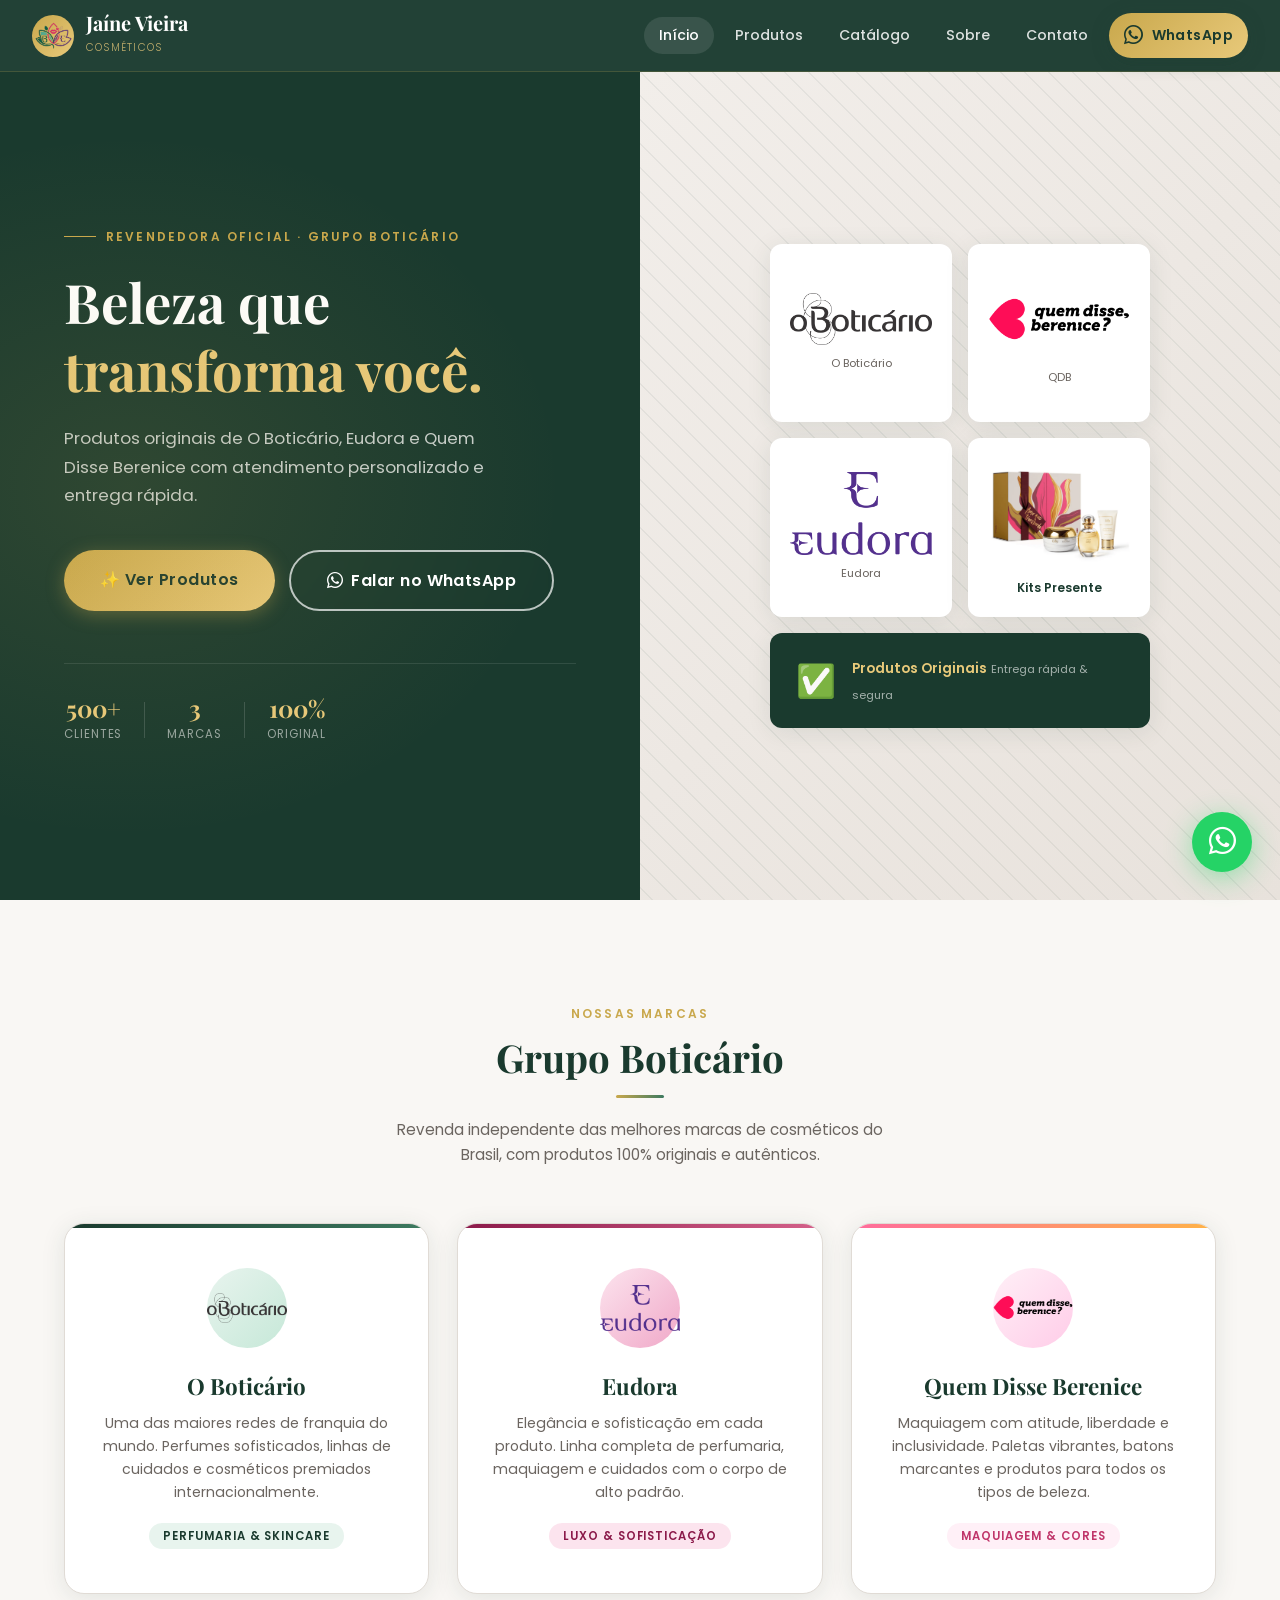
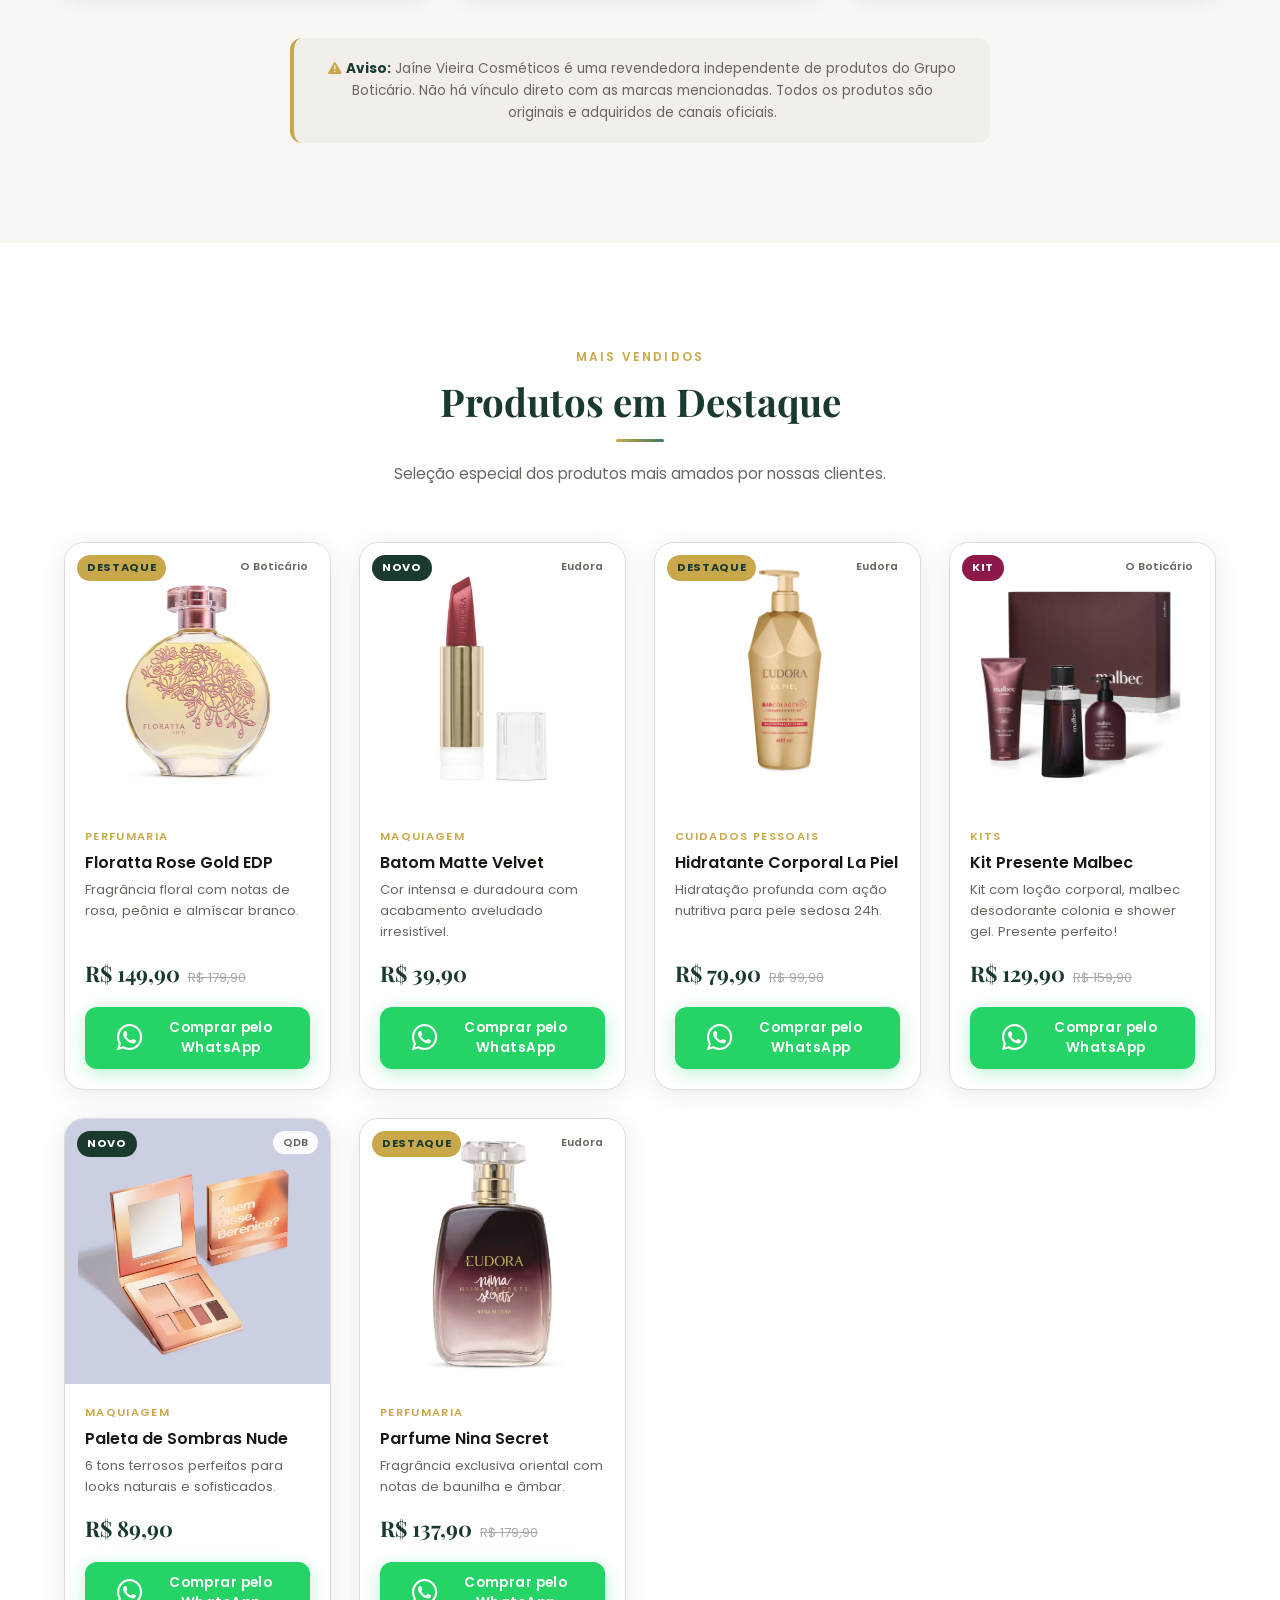
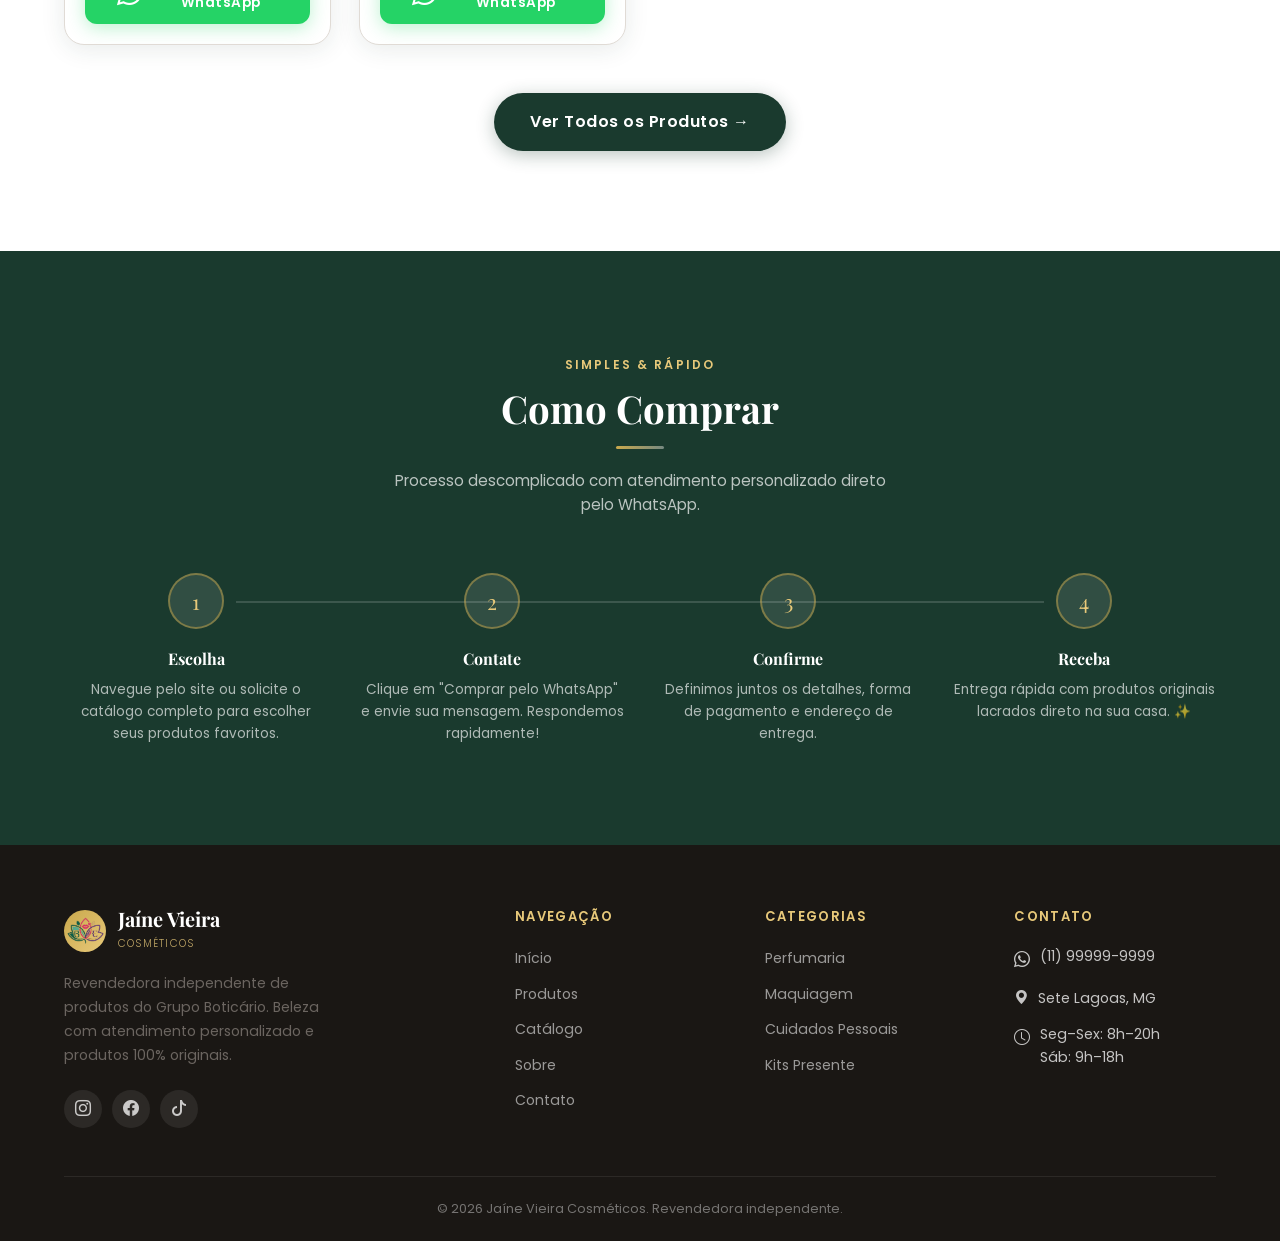
<file: index.html>
<!DOCTYPE html>
<html lang="pt-BR">
<head>
  <meta charset="UTF-8">
  <meta name="viewport" content="width=device-width, initial-scale=1.0">
  <meta name="description" content="Jaíne Vieira Cosméticos — Revendedora independente de O Boticário, Eudora e Quem Disse Berenice. Atendimento personalizado pelo WhatsApp.">
  <meta name="keywords" content="cosméticos, O Boticário, Eudora, Quem Disse Berenice, perfumes, maquiagem, revenda">
  <meta property="og:title" content="Jaíne Vieira Cosméticos — Beleza com Propósito">
  <meta property="og:description" content="Produtos do Grupo Boticário com atendimento personalizado. Compre pelo WhatsApp!">
  <title>Jaíne Vieira Cosméticos | O Boticário · Eudora · Quem Disse Berenice</title>
  <link rel="stylesheet" href="css/style.css">
  <link rel="stylesheet" href="css/responsive.css">
  <link rel="icon" type="image/png" href="{css,js,img\{produtos,banners,logo}}\icone-logo.png">
  <link rel="stylesheet" href="https://cdn.jsdelivr.net/npm/bootstrap-icons@1.13.1/font/bootstrap-icons.min.css">
</head>
<body>

<!-- ══════════════════ HEADER ══════════════════ -->
<header class="header" role="banner">
  <div class="header-inner">
    <a href="index.html" class="logo" aria-label="Jaíne Vieira Cosméticos — Página inicial">
      <div class="logo-icon"><img src="{css,js,img\{produtos,banners,logo}}\icone-logo.png" alt=""></div>
      <div class="logo-text">
        <span>Jaíne Vieira</span>
        <small>Cosméticos</small>
      </div>
    </a>

    <nav class="nav" role="navigation" aria-label="Menu principal">
      <a href="index.html" class="active">Início</a>
      <a href="produtos.html">Produtos</a>
      <a href="catalogo.html">Catálogo</a>
      <a href="sobre.html">Sobre</a>
      <a href="contato.html">Contato</a>
      <a href="contato.html" class="btn btn-primary header-cta"><i class="bi bi-whatsapp"></i>WhatsApp</a>
    </nav>

    <button class="menu-toggle" aria-label="Abrir menu" aria-expanded="false">
      <span></span><span></span><span></span>
    </button>
  </div>
</header>

<!-- ══════════════════ HERO ══════════════════ -->
<main>
<section class="hero" aria-label="Apresentação">
  <div class="hero-content">
    <div class="hero-eyebrow">Revendedora Oficial · Grupo Boticário</div>
    <h1>Beleza que<em>transforma você.</em></h1>
    <p>Produtos originais de O Boticário, Eudora e Quem Disse Berenice com atendimento personalizado e entrega rápida.</p>

    <div class="hero-btns">
      <a href="produtos.html" class="btn btn-gold btn-lg">
        ✨ Ver Produtos
      </a>
      <button class="btn btn-outline btn-lg" data-hero-wa>
      <i class="bi bi-whatsapp"></i> Falar no WhatsApp
      </button>
    </div>

    <div class="hero-trust">
      <div class="hero-trust-item">
        <strong>500+</strong>
        <span>Clientes</span>
      </div>
      <div class="hero-trust-sep"></div>
      <div class="hero-trust-item">
        <strong>3</strong>
        <span>Marcas</span>
      </div>
      <div class="hero-trust-sep"></div>
      <div class="hero-trust-item">
        <strong>100%</strong>
        <span>Original</span>
      </div>
    </div>
  </div>

  <div class="hero-visual" aria-hidden="true">
    <div class="hero-visual-bg">
      <div class="hero-pattern"></div>
      <div class="hero-products-showcase">
        <div class="showcase-grid">
          <div class="showcase-card">
            <div class="icon"><img src="{css,js,img\{produtos,banners,logo}}\o-boticario-logo.png" alt=""></div>
            <small>O Boticário</small>
          </div>
          <div class="showcase-card">
            <div class="icon"><img src="{css,js,img\{produtos,banners,logo}}\Quem-Disse-Berenice-Logo.png" alt=""></div>
            <small>QDB</small>
          </div>
          <div class="showcase-card">
            <div class="icon"><img src="{css,js,img\{produtos,banners,logo}}\eudora-logo.png" alt=""></div>
            <small>Eudora</small>
          </div>
          <div class="showcase-card">
            <div class="icon"><img src="{css,js,img\{produtos,banners,logo}}\kit-presente.png" alt=""></div>
            <span>Kits Presente</span>
          </div>
          <div class="showcase-card featured">
            <div class="icon" style="font-size:2rem">✅</div>
            <div>
              <span>Produtos Originais</span>
              <small>Entrega rápida & segura</small>
            </div>
          </div>
        </div>
      </div>
    </div>
  </div>
</section>

<!-- ══════════════════ MARCAS ══════════════════ -->
<section class="marcas" aria-labelledby="marcas-titulo">
  <div class="container">
    <div class="section-header reveal">
      <span class="eyebrow">Nossas Marcas</span>
      <h2 id="marcas-titulo">Grupo Boticário</h2>
      <div class="divider"></div>
      <p>Revenda independente das melhores marcas de cosméticos do Brasil, com produtos 100% originais e autênticos.</p>
    </div>

    <div class="marcas-grid">
      <article class="marca-card boticario reveal">
        <div class="marca-icon"><img src="{css,js,img\{produtos,banners,logo}}\o-boticario-logo.png" alt=""></div>
        <h3>O Boticário</h3>
        <p>Uma das maiores redes de franquia do mundo. Perfumes sofisticados, linhas de cuidados e cosméticos premiados internacionalmente.</p>
        <span class="marca-tag">Perfumaria & Skincare</span>
      </article>

      <article class="marca-card eudora reveal">
        <div class="marca-icon"><img src="{css,js,img\{produtos,banners,logo}}\eudora-logo.png" alt=""></div>
        <h3>Eudora</h3>
        <p>Elegância e sofisticação em cada produto. Linha completa de perfumaria, maquiagem e cuidados com o corpo de alto padrão.</p>
        <span class="marca-tag">Luxo & Sofisticação</span>
      </article>

      <article class="marca-card berenice reveal">
        <div class="marca-icon"><img src="{css,js,img\{produtos,banners,logo}}\Quem-Disse-Berenice-Logo.png" alt=""></div>
        <h3>Quem Disse Berenice</h3>
        <p>Maquiagem com atitude, liberdade e inclusividade. Paletas vibrantes, batons marcantes e produtos para todos os tipos de beleza.</p>
        <span class="marca-tag">Maquiagem & Cores</span>
      </article>
    </div>

    <div class="marcas-disclaimer reveal">
      <p><i class="bi bi-exclamation-triangle-fill"></i> <strong> Aviso:</strong> Jaíne Vieira Cosméticos é uma revendedora independente de produtos do Grupo Boticário. Não há vínculo direto com as marcas mencionadas. Todos os produtos são originais e adquiridos de canais oficiais.</p>
    </div>
  </div>
</section>

<!-- ══════════════════ DESTAQUES ══════════════════ -->
<section class="destaques" aria-labelledby="destaques-titulo">
  <div class="container">
    <div class="section-header reveal">
      <span class="eyebrow">Mais Vendidos</span>
      <h2 id="destaques-titulo">Produtos em Destaque</h2>
      <div class="divider"></div>
      <p>Seleção especial dos produtos mais amados por nossas clientes.</p>
    </div>

    <div class="produtos-grid">

      <!-- Produto 1 -->
      <article class="produto-card reveal" data-categoria="perfumaria">
        <div class="produto-img">
          <div class="produto-img-placeholder"><img src="{css,js,img\{produtos,banners,logo}}\florata.png" alt=""></div>
          <span class="produto-badge badge-destaque">Destaque</span>
          <span class="produto-marca">O Boticário</span>
        </div>
        <div class="produto-info">
          <div class="produto-categoria">Perfumaria</div>
          <h3>Floratta Rose Gold EDP</h3>
          <p>Fragrância floral com notas de rosa, peônia e almíscar branco.</p>
          <div class="produto-preco">
            <span class="preco-atual">R$ 149,90</span>
            <span class="preco-de">R$ 179,90</span>
          </div>
          <button class="btn btn-whatsapp" data-produto="Floratta Rose Gold EDP - O Boticário">
          <i class="bi bi-whatsapp"></i> Comprar pelo WhatsApp
          </button>
        </div>
      </article>

      <!-- Produto 2 -->
      <article class="produto-card reveal" data-categoria="maquiagem">
        <div class="produto-img">
          <div class="produto-img-placeholder"><img src="{css,js,img\{produtos,banners,logo}}\Batom Matte Velvet.png" alt=""></div>
          <span class="produto-badge badge-novo">Novo</span>
          <span class="produto-marca">Eudora</span>
        </div>
        <div class="produto-info">
          <div class="produto-categoria">Maquiagem</div>
          <h3>Batom Matte Velvet</h3>
          <p>Cor intensa e duradoura com acabamento aveludado irresistível.</p>
          <div class="produto-preco">
            <span class="preco-atual">R$ 39,90</span>
          </div>
          <button class="btn btn-whatsapp" data-produto="Batom Matte Velvet - Quem Disse Berenice">
            <i class="bi bi-whatsapp"></i> Comprar pelo WhatsApp
          </button>
        </div>
      </article>

      <!-- Produto 3 -->
      <article class="produto-card reveal" data-categoria="cuidados">
        <div class="produto-img">
          <div class="produto-img-placeholder"><img src="{css,js,img\{produtos,banners,logo}}\Hidratante corporal.png" alt=""></div>
          <span class="produto-badge badge-destaque">Destaque</span>
          <span class="produto-marca">Eudora</span>
        </div>
        <div class="produto-info">
          <div class="produto-categoria">Cuidados Pessoais</div>
          <h3>Hidratante Corporal La Piel</h3>
          <p>Hidratação profunda com ação nutritiva para pele sedosa 24h.</p>
          <div class="produto-preco">
            <span class="preco-atual">R$ 79,90</span>
            <span class="preco-de">R$ 99,90</span>
          </div>
          <button class="btn btn-whatsapp" data-produto="Hidratante Corporal Siage - Eudora">
            <i class="bi bi-whatsapp"></i> Comprar pelo WhatsApp
          </button>
        </div>
      </article>

      <!-- Produto 4 -->
      <article class="produto-card reveal" data-categoria="kits">
        <div class="produto-img">
          <div class="produto-img-placeholder"><img src="{css,js,img\{produtos,banners,logo}}\kit malbec.png" alt=""></div>
          <span class="produto-badge badge-kit">Kit</span>
          <span class="produto-marca">O Boticário</span>
        </div>
        <div class="produto-info">
          <div class="produto-categoria">Kits</div>
          <h3>Kit Presente Malbec</h3>
          <p>Kit com loção corporal, malbec desodorante colonia e shower gel. Presente perfeito!</p>
          <div class="produto-preco">
            <span class="preco-atual">R$ 129,90</span>
            <span class="preco-de">R$ 159,90</span>
          </div>
          <button class="btn btn-whatsapp" data-produto="Kit Presente Malbec - O Boticário">
            <i class="bi bi-whatsapp"></i> Comprar pelo WhatsApp
          </button>
        </div>
      </article>

      <!-- Produto 5 -->
      <article class="produto-card reveal" data-categoria="maquiagem">
        <div class="produto-img">
          <div class="produto-img-placeholder"><img src="{css,js,img\{produtos,banners,logo}}\Paleta sombras nude.png" alt=""></div>
          <span class="produto-badge badge-novo">Novo</span>
          <span class="produto-marca">QDB</span>
        </div>
        <div class="produto-info">
          <div class="produto-categoria">Maquiagem</div>
          <h3>Paleta de Sombras Nude</h3>
          <p>6 tons terrosos perfeitos para looks naturais e sofisticados.</p>
          <div class="produto-preco">
            <span class="preco-atual">R$ 89,90</span>
          </div>
          <button class="btn btn-whatsapp" data-produto="Paleta de Sombras Nude - Quem Disse Berenice">
            <i class="bi bi-whatsapp"></i> Comprar pelo WhatsApp
          </button>
        </div>
      </article>

      <!-- Produto 6 -->
      <article class="produto-card reveal" data-categoria="perfumaria">
        <div class="produto-img">
          <div class="produto-img-placeholder"><img src="{css,js,img\{produtos,banners,logo}}\perfume nina secret.png" alt=""></div>
          <span class="produto-badge badge-destaque">Destaque</span>
          <span class="produto-marca">Eudora</span>
        </div>
        <div class="produto-info">
          <div class="produto-categoria">Perfumaria</div>
          <h3>Parfume Nina Secret</h3>
          <p>Fragrância exclusiva oriental com notas de baunilha e âmbar.</p>
          <div class="produto-preco">
            <span class="preco-atual">R$ 137,90</span>
            <span class="preco-de">R$ 179,90</span>
          </div>
          <button class="btn btn-whatsapp" data-produto="Parfume Nina Secret - Eudora">
            <i class="bi bi-whatsapp"></i> Comprar pelo WhatsApp
          </button>
        </div>
      </article>

    </div>

    <div style="text-align:center; margin-top:48px;">
      <a href="produtos.html" class="btn btn-primary btn-lg">Ver Todos os Produtos →</a>
    </div>
  </div>
</section>

<!-- ══════════════════ COMO FUNCIONA ══════════════════ -->
<section class="como-funciona" aria-labelledby="como-titulo">
  <div class="container">
    <div class="section-header reveal">
      <span class="eyebrow">Simples & Rápido</span>
      <h2 id="como-titulo">Como Comprar</h2>
      <div class="divider" style="background:linear-gradient(90deg,var(--dourado),rgba(255,255,255,.4))"></div>
      <p>Processo descomplicado com atendimento personalizado direto pelo WhatsApp.</p>
    </div>

    <div class="steps-grid">
      <div class="step reveal">
        <div class="step-number">1</div>
        <h3>Escolha</h3>
        <p>Navegue pelo site ou solicite o catálogo completo para escolher seus produtos favoritos.</p>
      </div>
      <div class="step reveal">
        <div class="step-number">2</div>
        <h3>Contate</h3>
        <p>Clique em "Comprar pelo WhatsApp" e envie sua mensagem. Respondemos rapidamente!</p>
      </div>
      <div class="step reveal">
        <div class="step-number">3</div>
        <h3>Confirme</h3>
        <p>Definimos juntos os detalhes, forma de pagamento e endereço de entrega.</p>
      </div>
      <div class="step reveal">
        <div class="step-number">4</div>
        <h3>Receba</h3>
        <p>Entrega rápida com produtos originais lacrados direto na sua casa. ✨</p>
      </div>
    </div>
  </div>
</section>
</main>

<!-- ══════════════════ FOOTER ══════════════════ -->
<footer class="footer" role="contentinfo">
  <div class="container">
    <div class="footer-grid">
      <div class="footer-brand">
        <div class="logo">
          <div class="logo-icon"><img src="{css,js,img\{produtos,banners,logo}}\icone-logo.png" alt="Jaíne Vieira Cosméticos"></div>
          <div class="logo-text">
            <span>Jaíne Vieira</span>
            <small>Cosméticos</small>
          </div>
        </div>
        <p>Revendedora independente de produtos do Grupo Boticário. Beleza com atendimento personalizado e produtos 100% originais.</p>
        <div class="footer-socials">
          <a href="#" aria-label="Instagram"><i class="bi bi-instagram"></i></a>
          <a href="#" aria-label="Facebook"><i class="bi bi-facebook"></i></a>
          <a href="#" aria-label="TikTok"><i class="bi bi-tiktok"></i></a>
        </div>
      </div>

      <div class="footer-col">
        <h4>Navegação</h4>
        <ul>
          <li><a href="index.html">Início</a></li>
          <li><a href="produtos.html">Produtos</a></li>
          <li><a href="catalogo.html">Catálogo</a></li>
          <li><a href="sobre.html">Sobre</a></li>
          <li><a href="contato.html">Contato</a></li>
        </ul>
      </div>

      <div class="footer-col">
        <h4>Categorias</h4>
        <ul>
          <li><a href="produtos.html">Perfumaria</a></li>
          <li><a href="produtos.html">Maquiagem</a></li>
          <li><a href="produtos.html">Cuidados Pessoais</a></li>
          <li><a href="produtos.html">Kits Presente</a></li>
        </ul>
      </div>

      <div class="footer-col">
        <h4>Contato</h4>
        <div class="footer-contact-item">
          <span class="ico"><i class="bi bi-whatsapp"></i> </span>
          <span>(11) 99999-9999</span>
        </div>
        <div class="footer-contact-item">
          <span class="ico-whats"><i class="bi bi-geo-alt-fill"></i></span>
          <span>Sete Lagoas, MG</span>
        </div>
        <div class="footer-contact-item">
          <span class="ico"><i class="bi bi-clock"></i></span>
          <span>Seg–Sex: 8h–20h<br>Sáb: 9h–18h</span>
        </div>
      </div>
    </div>

    <div class="footer-bottom">
      <span>© 2026 Jaíne Vieira Cosméticos. Revendedora independente.</span>
    </div>
  </div>
</footer>

<!-- ══════════════════ FLOAT WHATSAPP ══════════════════ -->
<div class="whatsapp-float" aria-label="Falar no WhatsApp">
  <span class="whatsapp-float-label">Falar no WhatsApp</span>
  <button class="whatsapp-float-btn" aria-label="Abrir WhatsApp"><i class="bi bi-whatsapp"></i> </button>
</div>

<script src="js/script.js"></script>
</body>
</html>
</file>
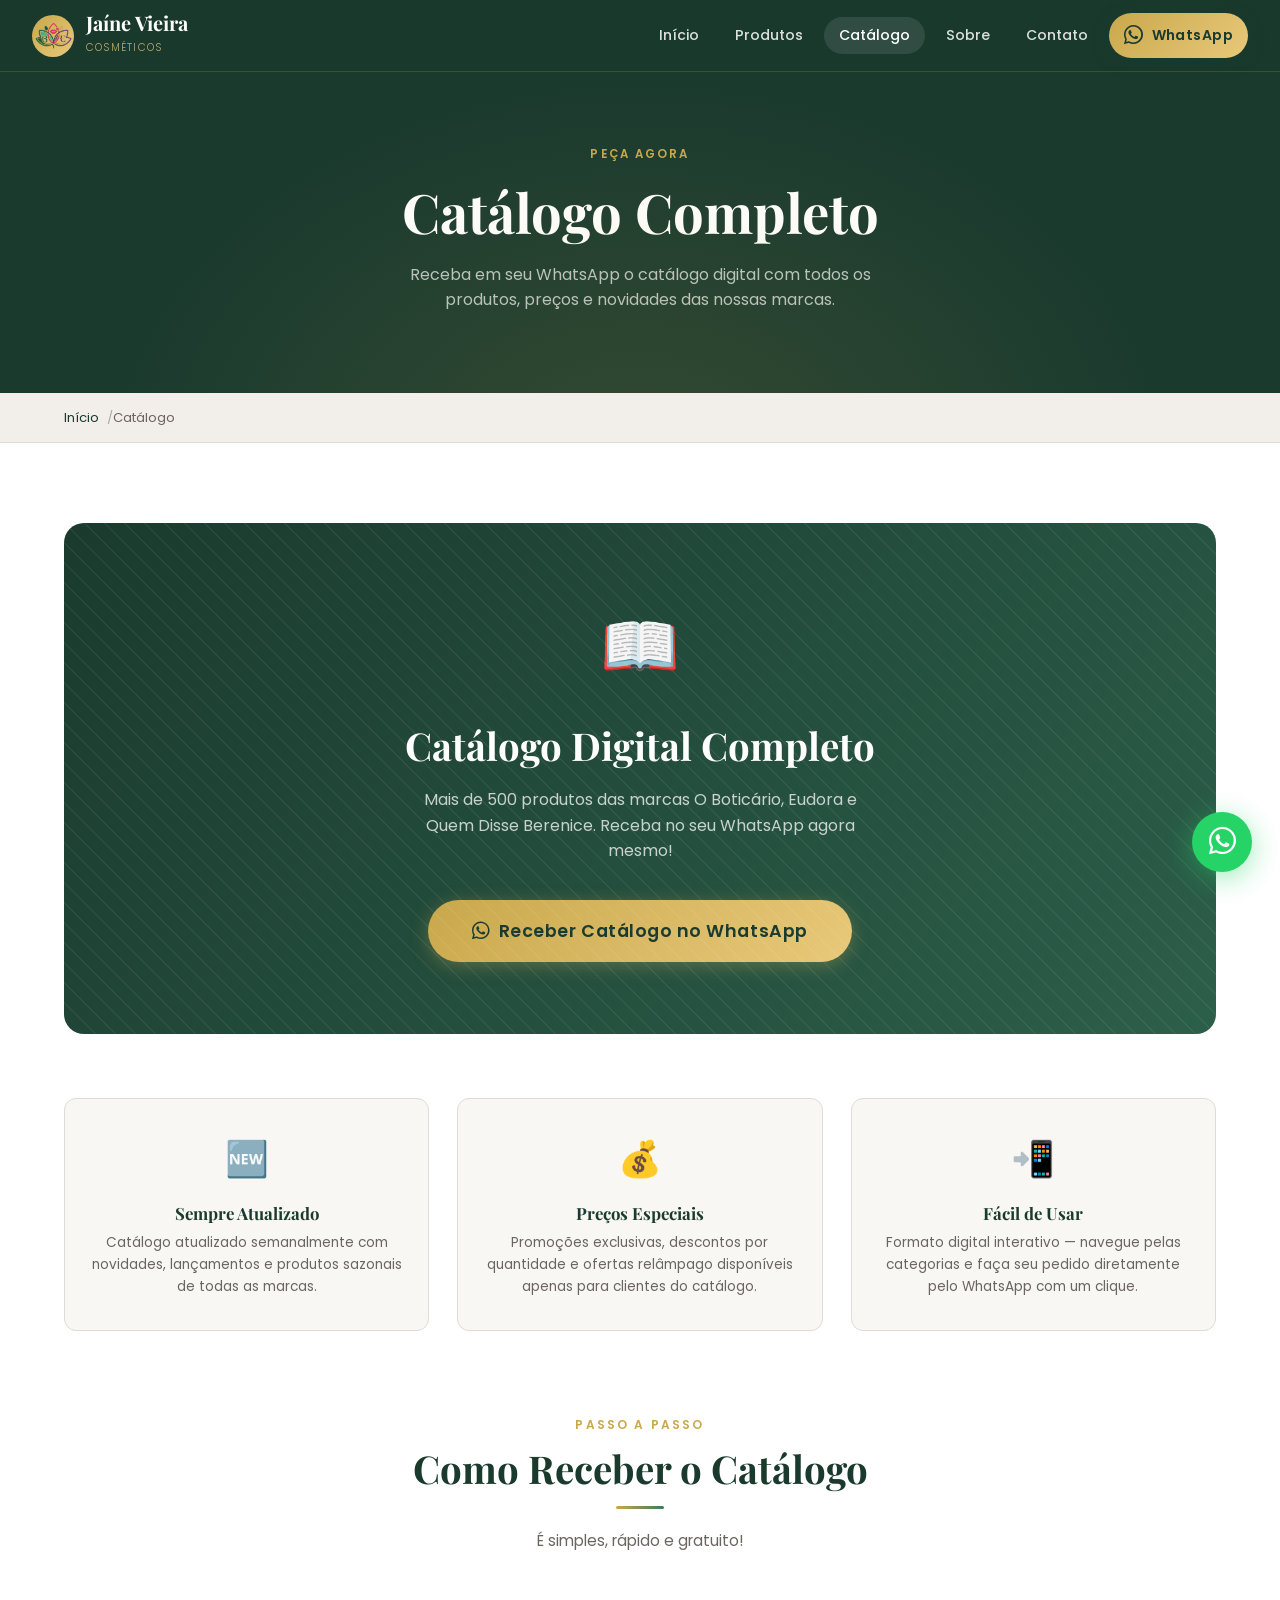
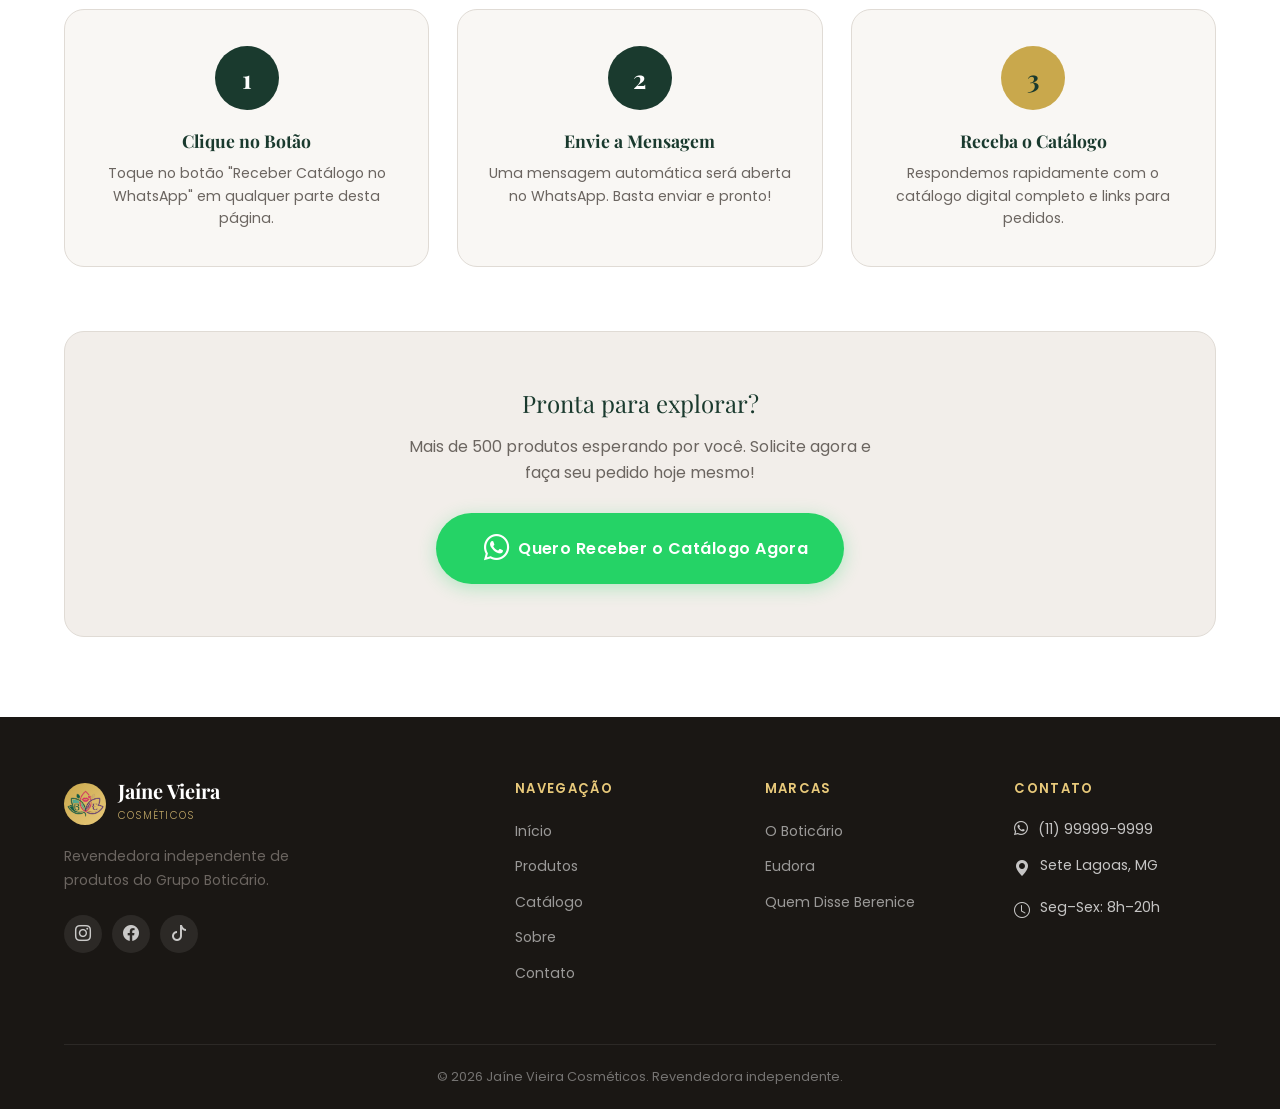
<file: catalogo.html>
<!DOCTYPE html>
<html lang="pt-BR">
<head>
  <meta charset="UTF-8">
  <meta name="viewport" content="width=device-width, initial-scale=1.0">
  <meta name="description" content="Catálogo completo Jaíne Vieira Cosméticos — Solicite pelo WhatsApp e receba nosso catálogo digital com todos os produtos disponíveis.">
  <title>Catálogo | Jaíne Vieira Cosméticos</title>
  <link rel="stylesheet" href="css/style.css">
  <link rel="stylesheet" href="css/responsive.css">
  <link rel="icon" type="image/png" href="{css,js,img\{produtos,banners,logo}}\icone-logo.png">
  <link rel="stylesheet" href="https://cdn.jsdelivr.net/npm/bootstrap-icons@1.13.1/font/bootstrap-icons.min.css">

</head>
<body>

<!-- ══════════════════ HEADER ══════════════════ -->
<header class="header" role="banner">
  <div class="header-inner">
    <a href="index.html" class="logo">
      <div class="logo-icon"><img src="{css,js,img\{produtos,banners,logo}}\icone-logo.png" alt="Jaíne Vieira Cosméticos"></div>
      <div class="logo-text"><span>Jaíne Vieira</span><small>Cosméticos</small></div>
    </a>
    <nav class="nav" role="navigation" aria-label="Menu principal">
      <a href="index.html">Início</a>
      <a href="produtos.html">Produtos</a>
      <a href="catalogo.html" class="active">Catálogo</a>
      <a href="sobre.html">Sobre</a>
      <a href="contato.html">Contato</a>
      <a href="contato.html" class="btn btn-primary header-cta"><i class="bi bi-whatsapp"></i> WhatsApp</a>
    </nav>
    <button class="menu-toggle" aria-label="Abrir menu" aria-expanded="false">
      <span></span><span></span><span></span>
    </button>
  </div>
</header>

<!-- PAGE HERO -->
<section class="page-hero">
  <div class="container">
    <span class="eyebrow">Peça Agora</span>
    <h1>Catálogo Completo</h1>
    <p>Receba em seu WhatsApp o catálogo digital com todos os produtos, preços e novidades das nossas marcas.</p>
  </div>
</section>

<nav class="breadcrumb" aria-label="Breadcrumb">
  <div class="container">
    <ul>
      <li><a href="index.html">Início</a></li>
      <li aria-current="page">Catálogo</li>
    </ul>
  </div>
</nav>

<!-- ══════════════════ CATÁLOGO SECTION ══════════════════ -->
<main>
<section class="catalogo-section">
  <div class="container">

    <!-- Banner principal -->
    <div class="catalogo-banner reveal">
      <div class="catalogo-icon">📖</div>
      <h2>Catálogo Digital Completo</h2>
      <p>Mais de 500 produtos das marcas O Boticário, Eudora e Quem Disse Berenice. Receba no seu WhatsApp agora mesmo!</p>
      <button class="btn btn-gold btn-lg" data-catalogo style="font-size:1.1rem; padding:18px 44px;">
        <i class="bi bi-whatsapp"></i> Receber Catálogo no WhatsApp
      </button>
    </div>

    <!-- Features -->
    <div class="catalogo-features">
      <div class="catalogo-feat reveal">
        <div class="icon">🆕</div>
        <h3>Sempre Atualizado</h3>
        <p>Catálogo atualizado semanalmente com novidades, lançamentos e produtos sazonais de todas as marcas.</p>
      </div>
      <div class="catalogo-feat reveal">
        <div class="icon">💰</div>
        <h3>Preços Especiais</h3>
        <p>Promoções exclusivas, descontos por quantidade e ofertas relâmpago disponíveis apenas para clientes do catálogo.</p>
      </div>
      <div class="catalogo-feat reveal">
        <div class="icon">📲</div>
        <h3>Fácil de Usar</h3>
        <p>Formato digital interativo — navegue pelas categorias e faça seu pedido diretamente pelo WhatsApp com um clique.</p>
      </div>
    </div>

    <!-- Seção como funciona -->
    <div style="margin-top:80px;">
      <div class="section-header reveal">
        <span class="eyebrow">Passo a passo</span>
        <h2>Como Receber o Catálogo</h2>
        <div class="divider"></div>
        <p>É simples, rápido e gratuito!</p>
      </div>

      <div style="display:grid; grid-template-columns: repeat(3,1fr); gap:28px; margin-top:36px;">

        <div style="background:var(--off-white); border-radius:var(--radius-lg); padding:36px 28px; text-align:center; border:1px solid var(--cinza);" class="reveal">
          <div style="width:64px;height:64px;border-radius:50%;background:var(--verde);color:var(--branco);display:flex;align-items:center;justify-content:center;font-size:1.6rem;margin:0 auto 20px;font-family:'Playfair Display',serif;font-weight:700;">1</div>
          <h3 style="color:var(--verde);font-size:1.1rem;margin-bottom:10px;">Clique no Botão</h3>
          <p style="font-size:.88rem;">Toque no botão "Receber Catálogo no WhatsApp" em qualquer parte desta página.</p>
        </div>

        <div style="background:var(--off-white); border-radius:var(--radius-lg); padding:36px 28px; text-align:center; border:1px solid var(--cinza);" class="reveal">
          <div style="width:64px;height:64px;border-radius:50%;background:var(--verde);color:var(--branco);display:flex;align-items:center;justify-content:center;font-size:1.6rem;margin:0 auto 20px;font-family:'Playfair Display',serif;font-weight:700;">2</div>
          <h3 style="color:var(--verde);font-size:1.1rem;margin-bottom:10px;">Envie a Mensagem</h3>
          <p style="font-size:.88rem;">Uma mensagem automática será aberta no WhatsApp. Basta enviar e pronto!</p>
        </div>

        <div style="background:var(--off-white); border-radius:var(--radius-lg); padding:36px 28px; text-align:center; border:1px solid var(--cinza);" class="reveal">
          <div style="width:64px;height:64px;border-radius:50%;background:var(--dourado);color:var(--verde);display:flex;align-items:center;justify-content:center;font-size:1.6rem;margin:0 auto 20px;font-family:'Playfair Display',serif;font-weight:700;">3</div>
          <h3 style="color:var(--verde);font-size:1.1rem;margin-bottom:10px;">Receba o Catálogo</h3>
          <p style="font-size:.88rem;">Respondemos rapidamente com o catálogo digital completo e links para pedidos.</p>
        </div>

      </div>
    </div>

    <!-- Segundo CTA -->
    <div style="text-align:center; margin-top:64px; padding:52px 32px; background:var(--cinza-claro); border-radius:var(--radius-lg); border:1px solid var(--cinza);" class="reveal">
      <p style="font-size:1.5rem; font-family:'Playfair Display',serif; color:var(--verde); margin-bottom:12px;">Pronta para explorar?</p>
      <p style="color:var(--cinza-texto); margin-bottom:28px; max-width:480px; margin-left:auto; margin-right:auto;">Mais de 500 produtos esperando por você. Solicite agora e faça seu pedido hoje mesmo!</p>
      <button class="btn btn-whatsapp btn-lg" data-catalogo>
        <i class="bi bi-whatsapp"></i> Quero Receber o Catálogo Agora
      </button>
    </div>

  </div>
</section>
</main>

<!-- ══════════════════ FOOTER ══════════════════ -->
<footer class="footer" role="contentinfo">
  <div class="container">
    <div class="footer-grid">
      <div class="footer-brand">
        <div class="logo">
          <div class="logo-icon"><img src="{css,js,img\{produtos,banners,logo}}\icone-logo.png" alt="Jaíne Vieira Cosméticos"></div>
          <div class="logo-text"><span>Jaíne Vieira</span><small>Cosméticos</small></div>
        </div>
        <p>Revendedora independente de produtos do Grupo Boticário.</p>
        <div class="footer-socials">
          <a href="#" aria-label="Instagram"><i class="bi bi-instagram"></i></a>
          <a href="#" aria-label="Facebook"><i class="bi bi-facebook"></i></a>
          <a href="#" aria-label="TikTok"><i class="bi bi-tiktok"></i></a>
        </div>
      </div>
      <div class="footer-col">
        <h4>Navegação</h4>
        <ul>
          <li><a href="index.html">Início</a></li>
          <li><a href="produtos.html">Produtos</a></li>
          <li><a href="catalogo.html">Catálogo</a></li>
          <li><a href="sobre.html">Sobre</a></li>
          <li><a href="contato.html">Contato</a></li>
        </ul>
      </div>
      <div class="footer-col">
        <h4>Marcas</h4>
        <ul>
          <li><a href="produtos.html">O Boticário</a></li>
          <li><a href="produtos.html">Eudora</a></li>
          <li><a href="produtos.html">Quem Disse Berenice</a></li>
        </ul>
      </div>
      <div class="footer-col">
        <h4>Contato</h4>
        <div class="footer-contact-item"><span class="ico-whats"><i class="bi bi-whatsapp"></i></span><span>(11) 99999-9999</span></div>
        <div class="footer-contact-item"><span class="ico"><i class="bi bi-geo-alt-fill"></i></span><span>Sete Lagoas, MG</span></div>
        <div class="footer-contact-item"><span class="ico"><i class="bi bi-clock"></i></span><span>Seg–Sex: 8h–20h</span></div>
      </div>
    </div>
    <div class="footer-bottom">
      <span>© 2026 Jaíne Vieira Cosméticos. Revendedora independente.</span>
    </div>
  </div>
</footer>

<div class="whatsapp-float" aria-label="Falar no WhatsApp">
  <span class="whatsapp-float-label">Falar no WhatsApp</span>
  <button class="whatsapp-float-btn" aria-label="Abrir WhatsApp"><i class="bi bi-whatsapp"></i></button>
</div>

<script src="js/script.js"></script>
</body>
</html>
</file>
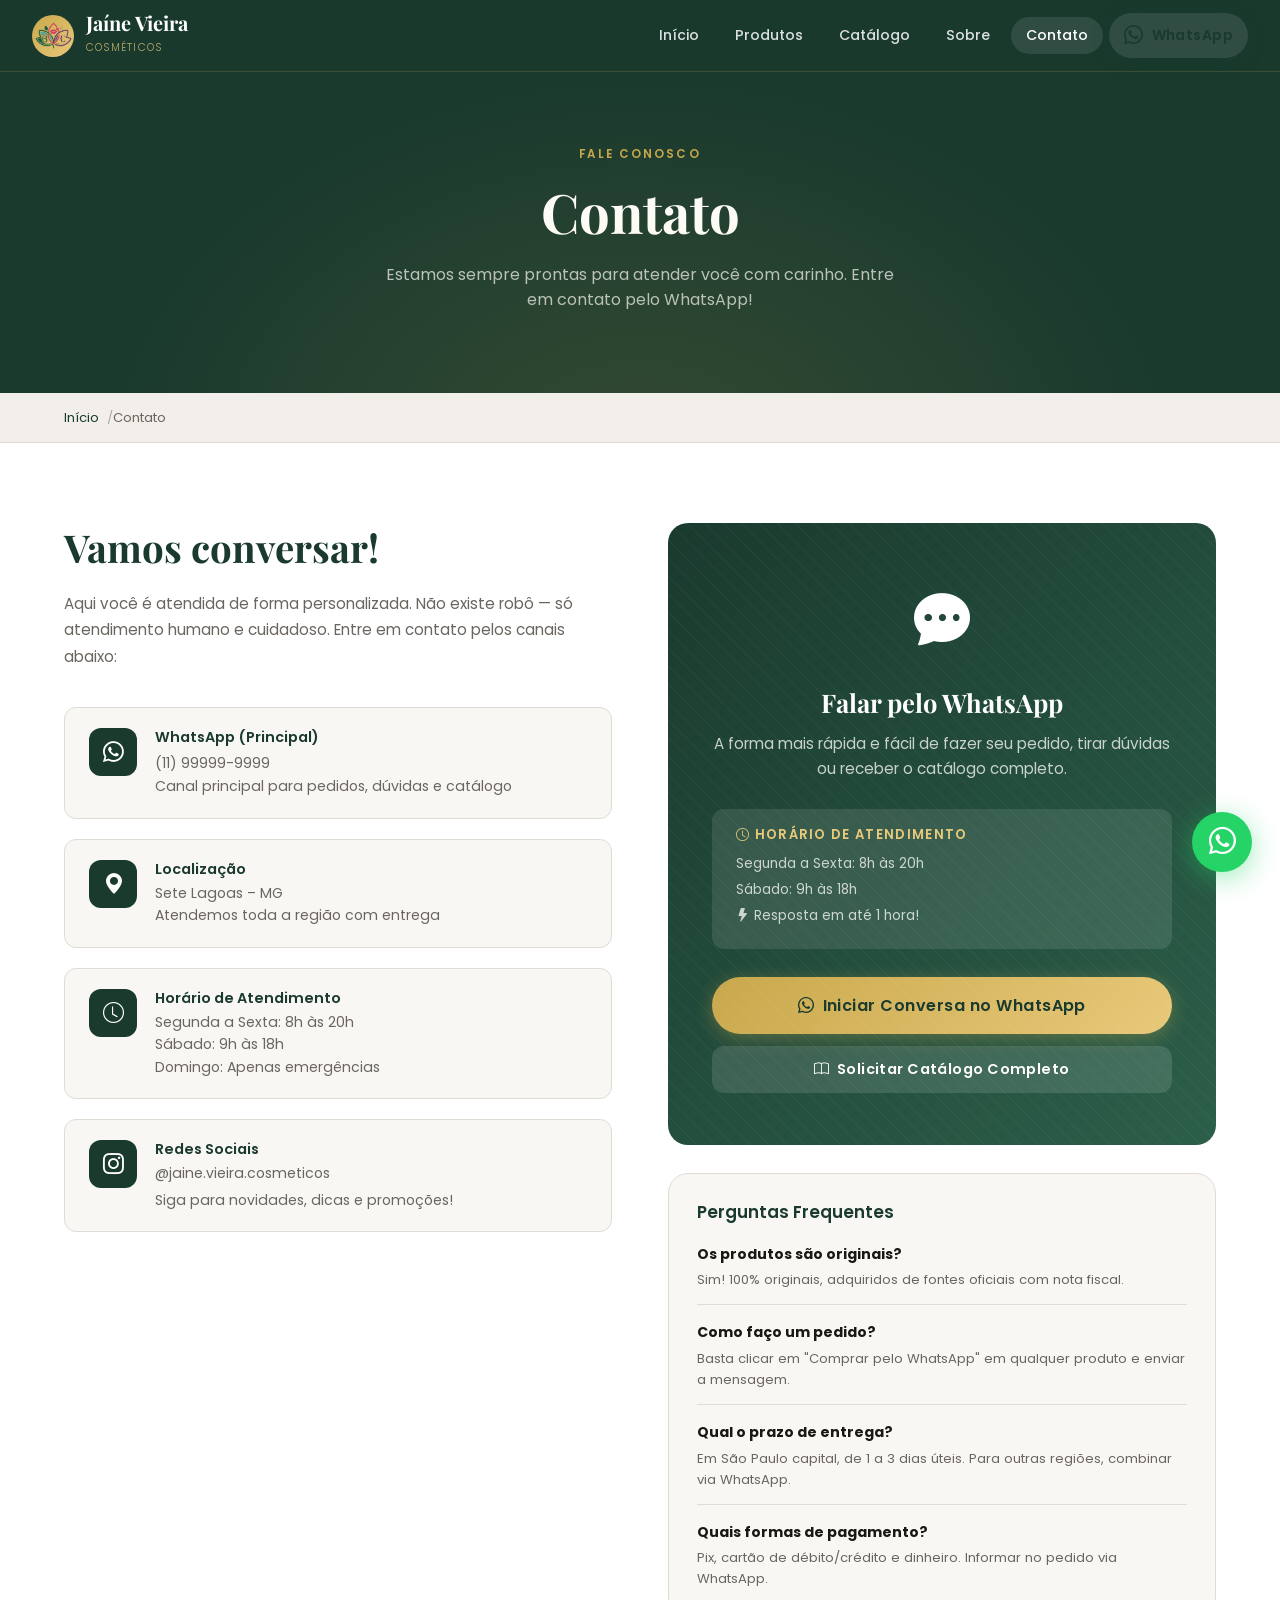
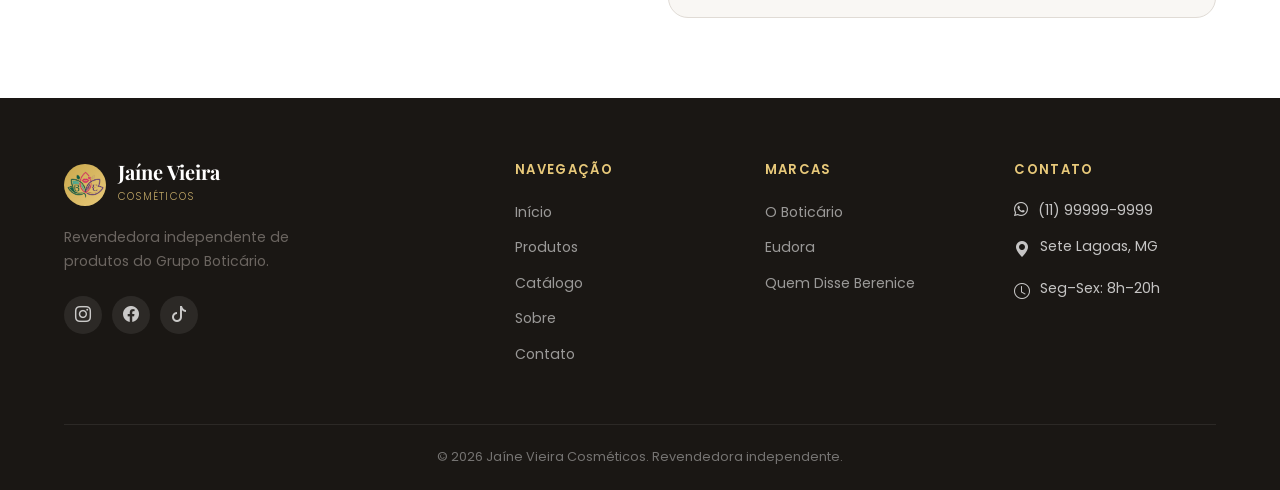
<file: contato.html>
<!DOCTYPE html>
<html lang="pt-BR">
<head>
  <meta charset="UTF-8">
  <meta name="viewport" content="width=device-width, initial-scale=1.0">
  <meta name="description" content="Entre em contato com a Jaíne Vieira Cosméticos via WhatsApp. Atendimento personalizado, São Paulo, SP.">
  <title>Contato | Jaíne Vieira Cosméticos</title>
  <link rel="stylesheet" href="css/style.css">
  <link rel="stylesheet" href="css/responsive.css">
  <link rel="icon" type="image/png" href="{css,js,img\{produtos,banners,logo}}\icone-logo.png">
  <link rel="stylesheet" href="https://cdn.jsdelivr.net/npm/bootstrap-icons@1.13.1/font/bootstrap-icons.min.css">

</head>
<body>

<!-- ══════════════════ HEADER ══════════════════ -->
<header class="header" role="banner">
  <div class="header-inner">
    <a href="index.html" class="logo">
      <div class="logo-icon"><img src="{css,js,img\{produtos,banners,logo}}\icone-logo.png" alt="Jaíne Vieira Cosméticos"></div>
      <div class="logo-text"><span>Jaíne Vieira</span><small>Cosméticos</small></div>
    </a>
    <nav class="nav" role="navigation" aria-label="Menu principal">
      <a href="index.html">Início</a>
      <a href="produtos.html">Produtos</a>
      <a href="catalogo.html">Catálogo</a>
      <a href="sobre.html">Sobre</a>
      <a href="contato.html" class="active">Contato</a>
      <a href="contato.html" class="btn btn-primary header-cta"><i class="bi bi-whatsapp"></i> WhatsApp</a>
    </nav>
    <button class="menu-toggle" aria-label="Abrir menu" aria-expanded="false">
      <span></span><span></span><span></span>
    </button>
  </div>
</header>

<!-- PAGE HERO -->
<section class="page-hero">
  <div class="container">
    <span class="eyebrow">Fale Conosco</span>
    <h1>Contato</h1>
    <p>Estamos sempre prontas para atender você com carinho. Entre em contato pelo WhatsApp!</p>
  </div>
</section>

<nav class="breadcrumb" aria-label="Breadcrumb">
  <div class="container">
    <ul>
      <li><a href="index.html">Início</a></li>
      <li aria-current="page">Contato</li>
    </ul>
  </div>
</nav>

<!-- ══════════════════ CONTATO SECTION ══════════════════ -->
<main>
<section class="contato-section">
  <div class="container">

    <div class="contato-grid">

      <!-- Informações -->
      <div class="contato-info reveal">
        <h2>Vamos conversar!</h2>
        <p>Aqui você é atendida de forma personalizada. Não existe robô — só atendimento humano e cuidadoso. Entre em contato pelos canais abaixo:</p>

        <div class="contato-items">

          <div class="contato-item">
            <div class="contato-item-icon"><i class="bi bi-whatsapp"></i></div>
            <div class="contato-item-text">
              <h4>WhatsApp (Principal)</h4>
              <a href="https://wa.me/5511999999999" target="_blank" rel="noopener">(11) 99999-9999</a>
              <p>Canal principal para pedidos, dúvidas e catálogo</p>
            </div>
          </div>

          <div class="contato-item">
            <div class="contato-item-icon"><i class="bi bi-geo-alt-fill"></i></div>
            <div class="contato-item-text">
              <h4>Localização</h4>
              <p>Sete Lagoas – MG</p>
              <p>Atendemos toda a região com entrega</p>
            </div>
          </div>

          <div class="contato-item">
            <div class="contato-item-icon"><i class="bi bi-clock"></i></div>
            <div class="contato-item-text">
              <h4>Horário de Atendimento</h4>
              <p>Segunda a Sexta: 8h às 20h</p>
              <p>Sábado: 9h às 18h</p>
              <p>Domingo: Apenas emergências</p>
            </div>
          </div>

          <div class="contato-item">
            <div class="contato-item-icon"><i class="bi bi-instagram"></i></div>
            <div class="contato-item-text">
              <h4>Redes Sociais</h4>
              <a href="#" style="display:block;margin-bottom:4px;">@jaine.vieira.cosmeticos</a>
              <p>Siga para novidades, dicas e promoções!</p>
            </div>
          </div>

        </div>
      </div>

      <!-- CTA Box -->
      <div class="reveal">
        <div class="contato-cta-box">
          <div class="contato-cta-icon"><i class="bi bi-chat-dots-fill"></i></div>
          <h3>Falar pelo WhatsApp</h3>
          <p>A forma mais rápida e fácil de fazer seu pedido, tirar dúvidas ou receber o catálogo completo.</p>

          <div class="horario">
            <h4><i class="bi bi-clock"></i> Horário de Atendimento</h4>
            <p>Segunda a Sexta: 8h às 20h</p>
            <p>Sábado: 9h às 18h</p>
            <p><i class="bi bi-lightning-fill"></i> Resposta em até 1 hora!</p>
          </div>

          <div style="display:flex;flex-direction:column;gap:12px;">
            <button class="btn btn-gold btn-lg" style="justify-content:center;" data-hero-wa>
              <i class="bi bi-whatsapp"></i> Iniciar Conversa no WhatsApp
            </button>
            <button class="btn" style="background:rgba(255,255,255,.12);color:var(--branco);justify-content:center;border-radius:var(--radius);padding:13px;" data-catalogo>
              <i class="bi bi-book"></i> Solicitar Catálogo Completo
            </button>
          </div>
        </div>

        <!-- FAQ rápido -->
        <div style="margin-top:28px;background:var(--off-white);border-radius:var(--radius-lg);padding:28px;border:1px solid var(--cinza);">
          <h3 style="font-size:1.05rem;color:var(--verde);margin-bottom:18px;font-family:'Poppins',sans-serif;font-weight:600;">Perguntas Frequentes</h3>

          <div style="display:flex;flex-direction:column;gap:14px;">
            <div>
              <strong style="font-size:.88rem;color:var(--preto);">Os produtos são originais?</strong>
              <p style="font-size:.82rem;margin-top:3px;">Sim! 100% originais, adquiridos de fontes oficiais com nota fiscal.</p>
            </div>
            <div style="border-top:1px solid var(--cinza);padding-top:14px;">
              <strong style="font-size:.88rem;color:var(--preto);">Como faço um pedido?</strong>
              <p style="font-size:.82rem;margin-top:3px;">Basta clicar em "Comprar pelo WhatsApp" em qualquer produto e enviar a mensagem.</p>
            </div>
            <div style="border-top:1px solid var(--cinza);padding-top:14px;">
              <strong style="font-size:.88rem;color:var(--preto);">Qual o prazo de entrega?</strong>
              <p style="font-size:.82rem;margin-top:3px;">Em São Paulo capital, de 1 a 3 dias úteis. Para outras regiões, combinar via WhatsApp.</p>
            </div>
            <div style="border-top:1px solid var(--cinza);padding-top:14px;">
              <strong style="font-size:.88rem;color:var(--preto);">Quais formas de pagamento?</strong>
              <p style="font-size:.82rem;margin-top:3px;">Pix, cartão de débito/crédito e dinheiro. Informar no pedido via WhatsApp.</p>
            </div>
          </div>
        </div>
      </div>

    </div>
  </div>
</section>
</main>

<!-- ══════════════════ FOOTER ══════════════════ -->
<footer class="footer" role="contentinfo">
  <div class="container">
    <div class="footer-grid">
      <div class="footer-brand">
        <div class="logo">
          <div class="logo-icon"><img src="{css,js,img\{produtos,banners,logo}}\icone-logo.png" alt="Jaíne Vieira Cosméticos"></div>
          <div class="logo-text"><span>Jaíne Vieira</span><small>Cosméticos</small></div>
        </div>
        <p>Revendedora independente de produtos do Grupo Boticário.</p>
        <div class="footer-socials">
          <a href="#" aria-label="Instagram"><i class="bi bi-instagram"></i></a>
          <a href="#" aria-label="Facebook"><i class="bi bi-facebook"></i></a>
          <a href="#" aria-label="TikTok"><i class="bi bi-tiktok"></i></a>
        </div>
      </div>
      <div class="footer-col">
        <h4>Navegação</h4>
        <ul>
          <li><a href="index.html">Início</a></li>
          <li><a href="produtos.html">Produtos</a></li>
          <li><a href="catalogo.html">Catálogo</a></li>
          <li><a href="sobre.html">Sobre</a></li>
          <li><a href="contato.html">Contato</a></li>
        </ul>
      </div>
      <div class="footer-col">
        <h4>Marcas</h4>
        <ul>
          <li><a href="produtos.html">O Boticário</a></li>
          <li><a href="produtos.html">Eudora</a></li>
          <li><a href="produtos.html">Quem Disse Berenice</a></li>
        </ul>
      </div>
      <div class="footer-col">
        <h4>Contato</h4>
        <div class="footer-contact-item"><span class="ico-whats"><i class="bi bi-whatsapp"></i></span><span>(11) 99999-9999</span></div>
        <div class="footer-contact-item"><span class="ico"><i class="bi bi-geo-alt-fill"></i></span><span>Sete Lagoas, MG</span></div>
        <div class="footer-contact-item"><span class="ico"><i class="bi bi-clock"></i></span><span>Seg–Sex: 8h–20h</span></div>
      </div>
    </div>
    <div class="footer-bottom">
      <span>© 2026 Jaíne Vieira Cosméticos. Revendedora independente.</span>
    </div>
  </div>
</footer>

<div class="whatsapp-float" aria-label="Falar no WhatsApp">
  <span class="whatsapp-float-label">Falar no WhatsApp</span>
  <button class="whatsapp-float-btn" aria-label="Abrir WhatsApp"><i class="bi bi-whatsapp"></i></button>
</div>

<script src="js/script.js"></script>
</body>
</html>
</file>
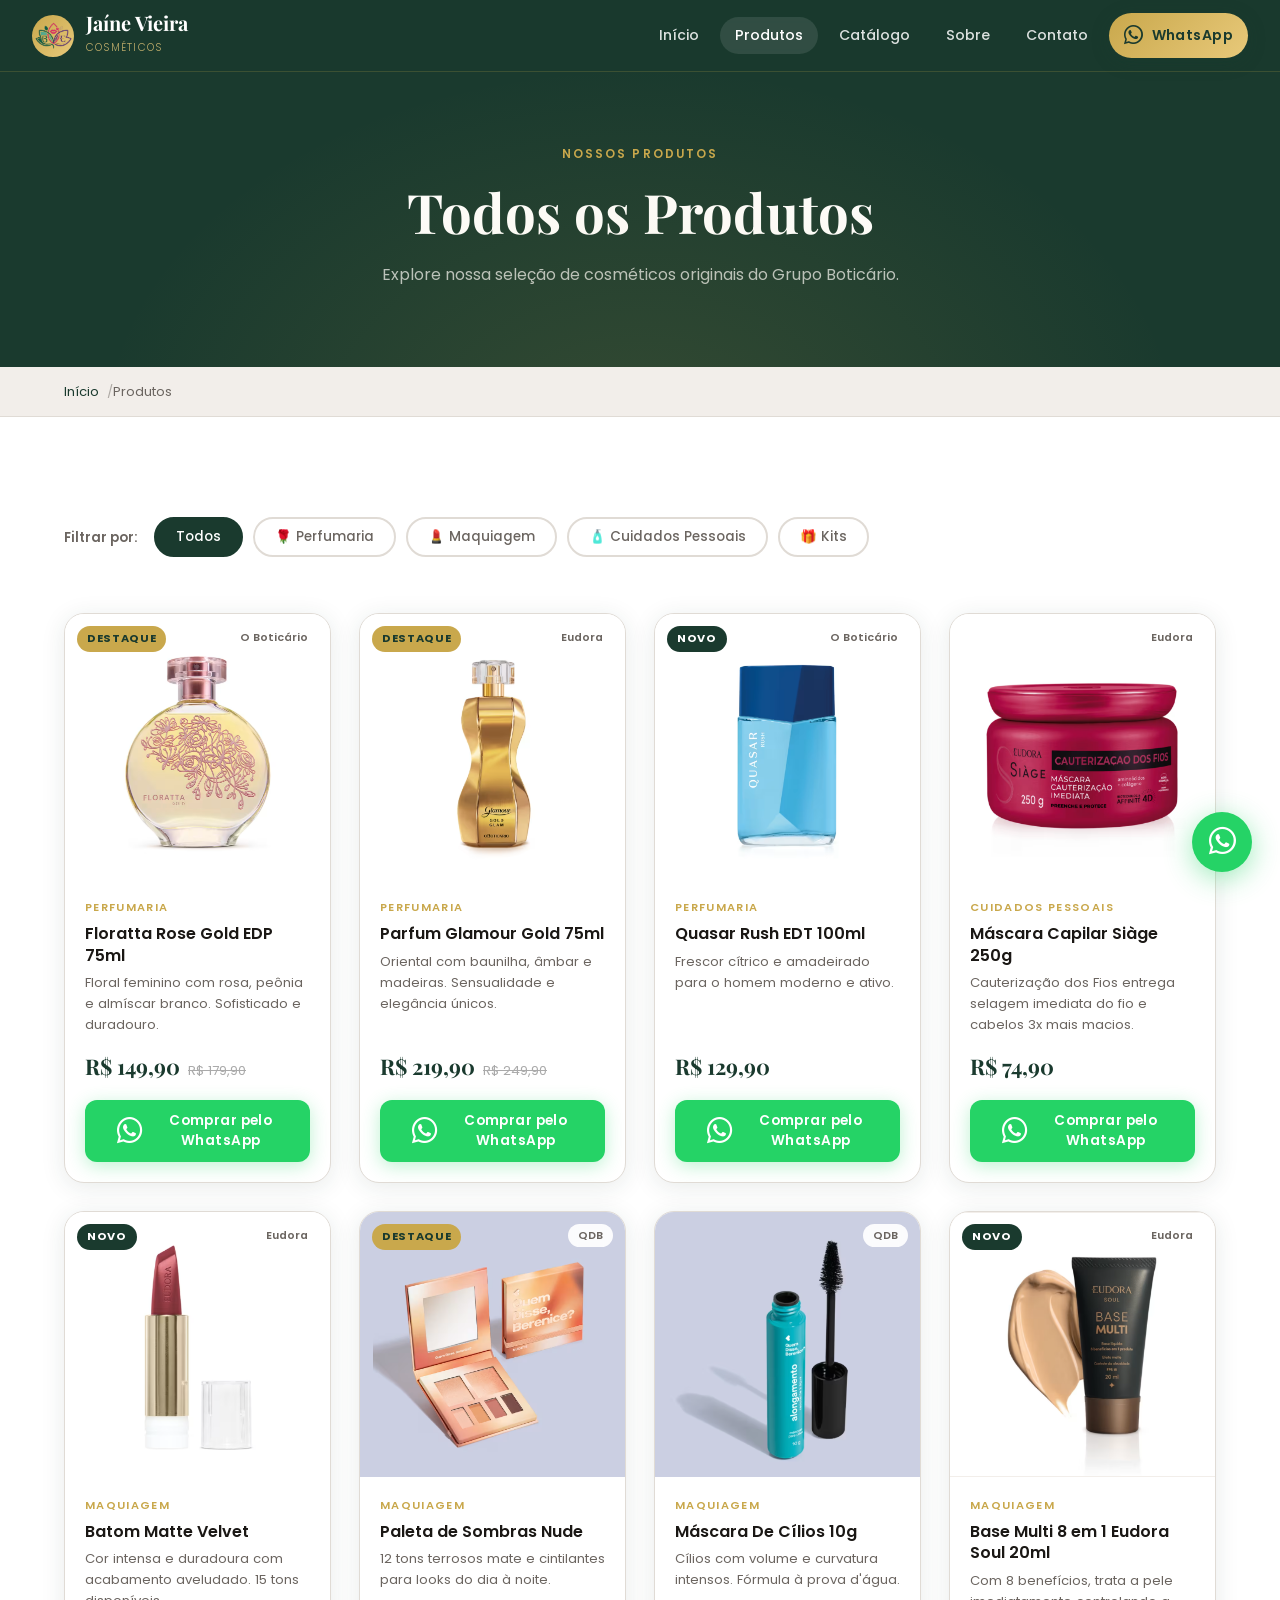
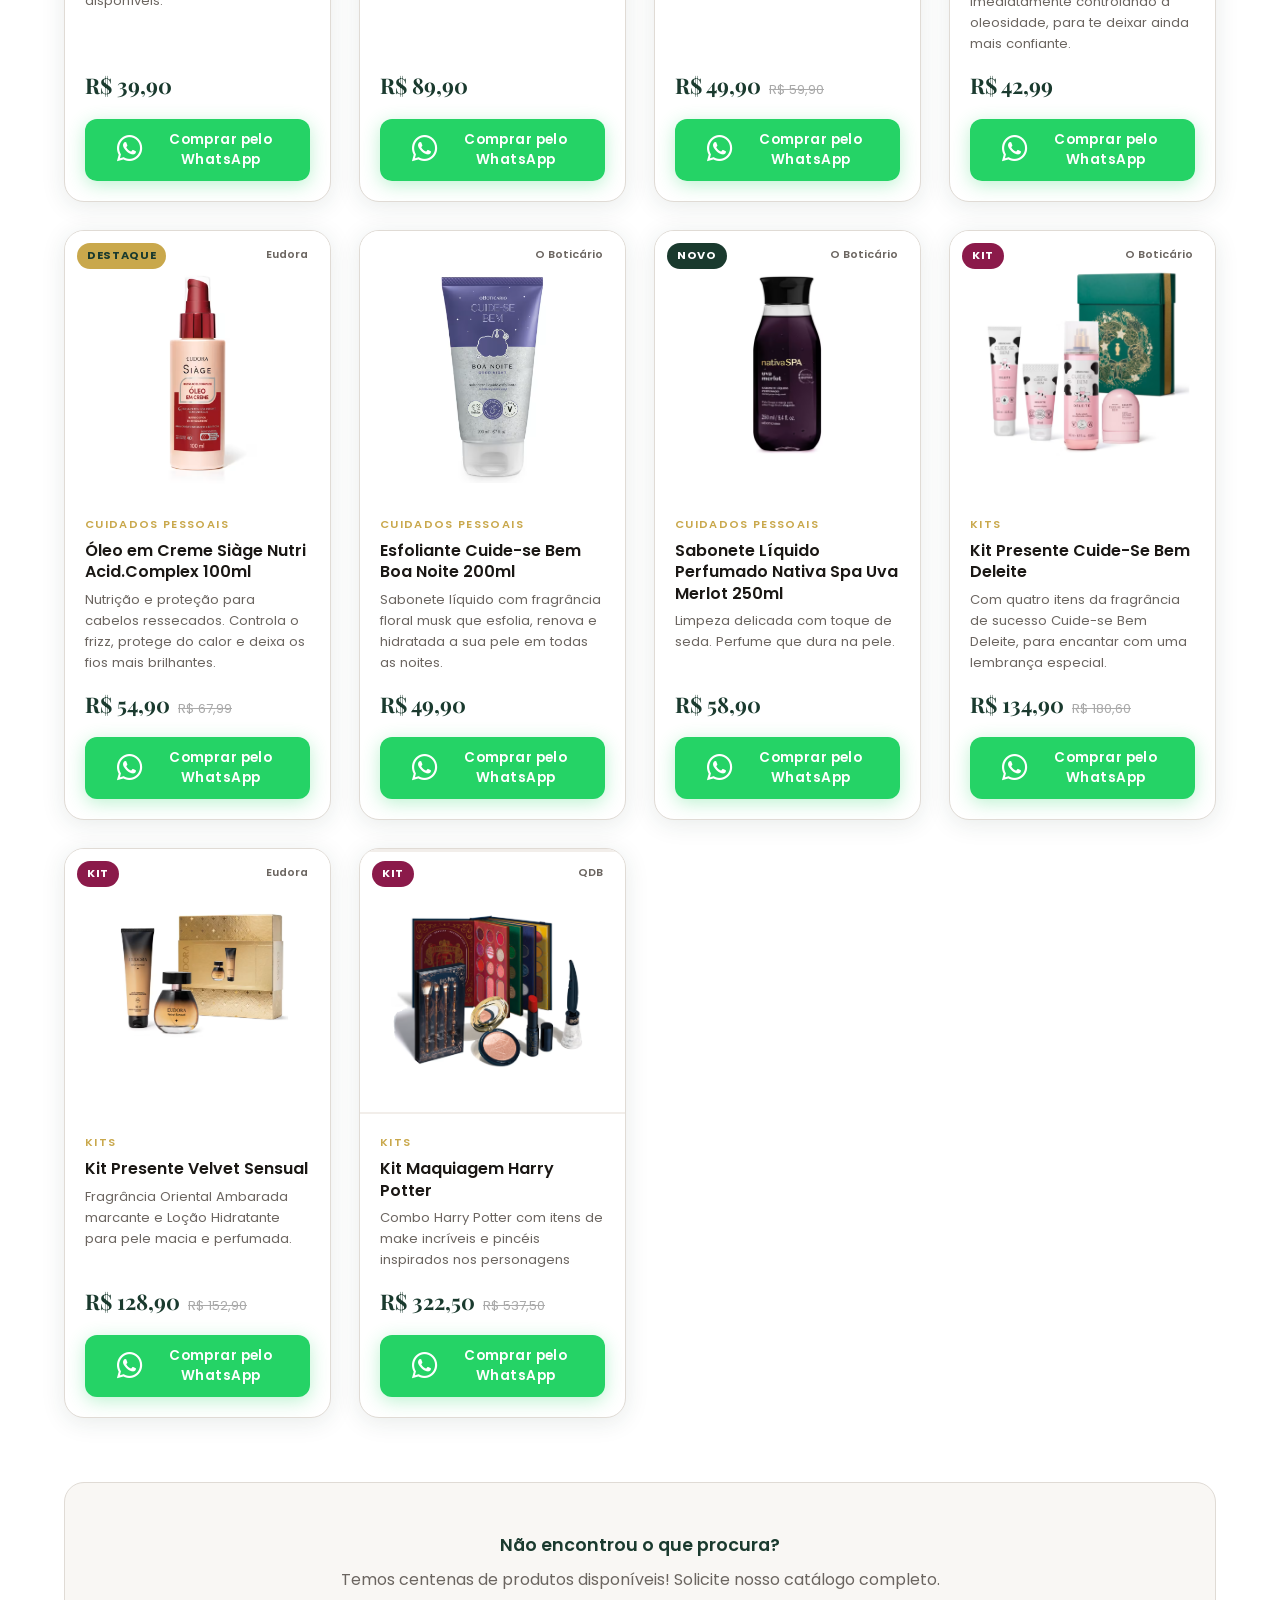
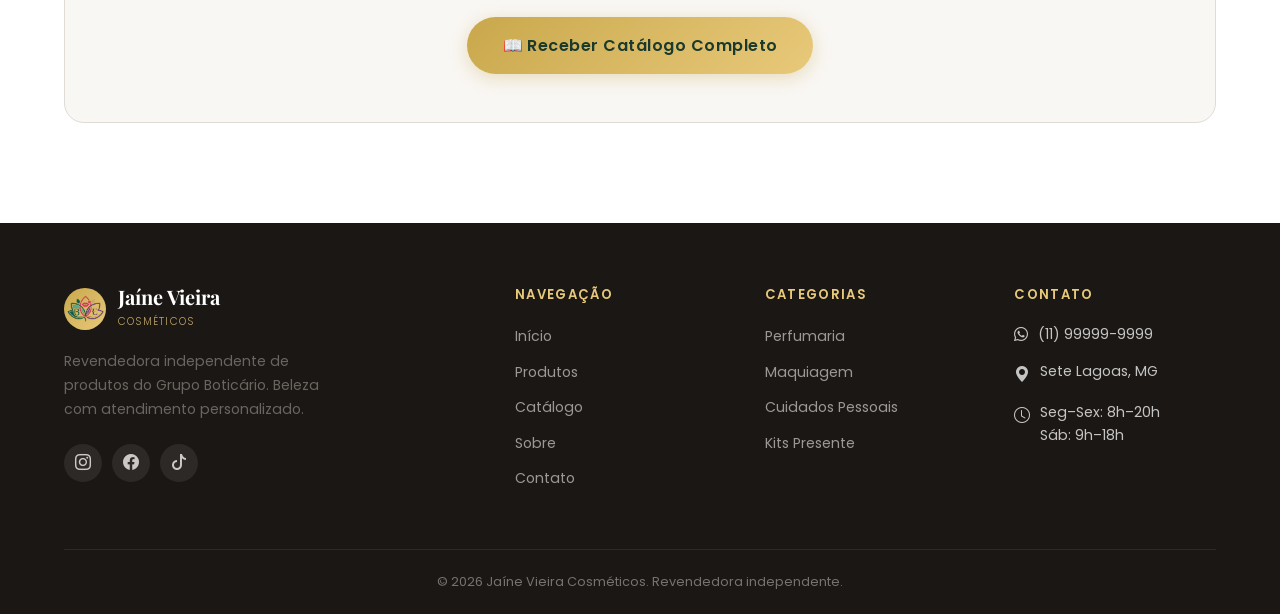
<file: produtos.html>
<!DOCTYPE html>
<html lang="pt-BR">
<head>
  <meta charset="UTF-8">
  <meta name="viewport" content="width=device-width, initial-scale=1.0">
  <meta name="description" content="Catálogo de produtos Jaíne Vieira Cosméticos — Perfumaria, maquiagem, cuidados pessoais e kits das marcas O Boticário, Eudora e Quem Disse Berenice.">
  <title>Produtos | Jaíne Vieira Cosméticos</title>
  <link rel="stylesheet" href="css/style.css">
  <link rel="stylesheet" href="css/responsive.css">
  <link rel="icon" type="image/png" href="{css,js,img\{produtos,banners,logo}}\icone-logo.png">
  <link rel="stylesheet" href="https://cdn.jsdelivr.net/npm/bootstrap-icons@1.13.1/font/bootstrap-icons.min.css">

</head>
<body>

<!-- ══════════════════ HEADER ══════════════════ -->
<header class="header" role="banner">
  <div class="header-inner">
    <a href="index.html" class="logo">
      <div class="logo-icon"><img src="{css,js,img\{produtos,banners,logo}}\icone-logo.png" alt="Jaíne Vieira Cosméticos"></div>
      <div class="logo-text"><span>Jaíne Vieira</span><small>Cosméticos</small></div>
    </a>
    <nav class="nav" role="navigation" aria-label="Menu principal">
      <a href="index.html">Início</a>
      <a href="produtos.html" class="active">Produtos</a>
      <a href="catalogo.html">Catálogo</a>
      <a href="sobre.html">Sobre</a>
      <a href="contato.html">Contato</a>
      <a href="contato.html" class="btn btn-primary header-cta"><i class="bi bi-whatsapp"></i> WhatsApp</a>
    </nav>
    <button class="menu-toggle" aria-label="Abrir menu" aria-expanded="false">
      <span></span><span></span><span></span>
    </button>
  </div>
</header>

<!-- ══════════════════ PAGE HERO ══════════════════ -->
<section class="page-hero">
  <div class="container">
    <span class="eyebrow">Nossos Produtos</span>
    <h1>Todos os Produtos</h1>
    <p>Explore nossa seleção de cosméticos originais do Grupo Boticário.</p>
  </div>
</section>

<!-- Breadcrumb -->
<nav class="breadcrumb" aria-label="Breadcrumb">
  <div class="container">
    <ul>
      <li><a href="index.html">Início</a></li>
      <li aria-current="page">Produtos</li>
    </ul>
  </div>
</nav>

<!-- ══════════════════ FILTROS + GRID ══════════════════ -->
<main>
<section style="padding: 60px 0 100px;">
  <div class="container">

    <!-- Filtros -->
    <div class="filtros-section">
      <div class="filtros">
        <span class="filtros-label">Filtrar por:</span>
        <button class="filtro-btn active" data-filtro="todos">Todos</button>
        <button class="filtro-btn" data-filtro="perfumaria">🌹 Perfumaria</button>
        <button class="filtro-btn" data-filtro="maquiagem">💄 Maquiagem</button>
        <button class="filtro-btn" data-filtro="cuidados">🧴 Cuidados Pessoais</button>
        <button class="filtro-btn" data-filtro="kits">🎁 Kits</button>
      </div>
    </div>

    <!-- Grid de produtos -->
    <div class="produtos-grid" style="margin-top:36px;">

      <!-- PERFUMARIA -->
      <article class="produto-card reveal" data-categoria="perfumaria">
        <div class="produto-img">
          <div class="produto-img-placeholder"><img src="{css,js,img\{produtos,banners,logo}}\florata.png" alt=""></div>
          <span class="produto-badge badge-destaque">Destaque</span>
          <span class="produto-marca">O Boticário</span>
        </div>
        <div class="produto-info">
          <div class="produto-categoria">Perfumaria</div>
          <h3>Floratta Rose Gold EDP 75ml</h3>
          <p>Floral feminino com rosa, peônia e almíscar branco. Sofisticado e duradouro.</p>
          <div class="produto-preco">
            <span class="preco-atual">R$ 149,90</span>
            <span class="preco-de">R$ 179,90</span>
          </div>
          <button class="btn btn-whatsapp" data-produto="Floratta Rose Gold EDP 75ml - O Boticário"><i class="bi bi-whatsapp"></i> Comprar pelo WhatsApp</button>
        </div>
      </article>

      <article class="produto-card reveal" data-categoria="perfumaria">
        <div class="produto-img">
          <div class="produto-img-placeholder"><img src="{css,js,img\{produtos,banners,logo}}\Glamour-gold.png" alt=""></div>
          <span class="produto-badge badge-destaque">Destaque</span>
          <span class="produto-marca">Eudora</span>
        </div>
        <div class="produto-info">
          <div class="produto-categoria">Perfumaria</div>
          <h3>Parfum Glamour Gold 75ml</h3>
          <p>Oriental com baunilha, âmbar e madeiras. Sensualidade e elegância únicos.</p>
          <div class="produto-preco">
            <span class="preco-atual">R$ 219,90</span>
            <span class="preco-de">R$ 249,90</span>
          </div>
          <button class="btn btn-whatsapp" data-produto="Parfum Glamour Gold 75ml - Eudora"><i class="bi bi-whatsapp"></i> Comprar pelo WhatsApp</button>
        </div>
      </article>

      <article class="produto-card reveal" data-categoria="perfumaria">
        <div class="produto-img">
          <div class="produto-img-placeholder"><img src="{css,js,img\{produtos,banners,logo}}\quasar-rush.png" alt=""></div>
          <span class="produto-badge badge-novo">Novo</span>
          <span class="produto-marca">O Boticário</span>
        </div>
        <div class="produto-info">
          <div class="produto-categoria">Perfumaria</div>
          <h3>Quasar Rush EDT 100ml</h3>
          <p>Frescor cítrico e amadeirado para o homem moderno e ativo.</p>
          <div class="produto-preco">
            <span class="preco-atual">R$ 129,90</span>
          </div>
          <button class="btn btn-whatsapp" data-produto="Quasar Rush EDT 100ml - O Boticário"><i class="bi bi-whatsapp"></i> Comprar pelo WhatsApp</button>
        </div>
      </article>

      <article class="produto-card reveal" data-categoria="cuidados">
        <div class="produto-img">
          <div class="produto-img-placeholder"><img src="{css,js,img\{produtos,banners,logo}}\siage-mascara.png" alt=""></div>
          <span class="produto-marca">Eudora</span>
        </div>
        <div class="produto-info">
          <div class="produto-categoria">Cuidados Pessoais</div>
          <h3>Máscara Capilar Siàge 250g</h3>
          <p>Cauterização dos Fios entrega selagem imediata do fio e cabelos 3x mais macios.</p>
          <div class="produto-preco">
            <span class="preco-atual">R$ 74,90</span>
          </div>
          <button class="btn btn-whatsapp" data-produto="Máscara Capilar Siàge 250g - Eudora"><i class="bi bi-whatsapp"></i> Comprar pelo WhatsApp</button>
        </div>
      </article>

      <!-- MAQUIAGEM -->
      <article class="produto-card reveal" data-categoria="maquiagem">
        <div class="produto-img">
          <div class="produto-img-placeholder"><img src="{css,js,img\{produtos,banners,logo}}\Batom Matte Velvet.png" alt=""></div>
          <span class="produto-badge badge-novo">Novo</span>
          <span class="produto-marca">Eudora</span>
        </div>
        <div class="produto-info">
          <div class="produto-categoria">Maquiagem</div>
          <h3>Batom Matte Velvet</h3>
          <p>Cor intensa e duradoura com acabamento aveludado. 15 tons disponíveis.</p>
          <div class="produto-preco">
            <span class="preco-atual">R$ 39,90</span>
          </div>
          <button class="btn btn-whatsapp" data-produto="Batom Matte Velvet - Eudora"><i class="bi bi-whatsapp"></i> Comprar pelo WhatsApp</button>
        </div>
      </article>

      <article class="produto-card reveal" data-categoria="maquiagem">
        <div class="produto-img">
          <div class="produto-img-placeholder"><img src="{css,js,img\{produtos,banners,logo}}\Paleta sombras nude.png" alt=""></div>
          <span class="produto-badge badge-destaque">Destaque</span>
          <span class="produto-marca">QDB</span>
        </div>
        <div class="produto-info">
          <div class="produto-categoria">Maquiagem</div>
          <h3>Paleta de Sombras Nude</h3>
          <p>12 tons terrosos mate e cintilantes para looks do dia à noite.</p>
          <div class="produto-preco">
            <span class="preco-atual">R$ 89,90</span>
          </div>
          <button class="btn btn-whatsapp" data-produto="Paleta de Sombras Nude - Quem Disse Berenice"><i class="bi bi-whatsapp"></i> Comprar pelo WhatsApp</button>
        </div>
      </article>

      <article class="produto-card reveal" data-categoria="maquiagem">
        <div class="produto-img">
          <div class="produto-img-placeholder"><img src="{css,js,img\{produtos,banners,logo}}\mascara-cilios.png" alt=""></div>
          <span class="produto-marca">QDB</span>
        </div>
        <div class="produto-info">
          <div class="produto-categoria">Maquiagem</div>
          <h3>Máscara De Cílios 10g</h3>
          <p>Cílios com volume e curvatura intensos. Fórmula à prova d'água.</p>
          <div class="produto-preco">
            <span class="preco-atual">R$ 49,90</span>
            <span class="preco-de">R$ 59,90</span>
          </div>
          <button class="btn btn-whatsapp" data-produto="Máscara De Cílios Alongamento 10g - QDB"><i class="bi bi-whatsapp"></i> Comprar pelo WhatsApp</button>
        </div>
      </article>

      <article class="produto-card reveal" data-categoria="maquiagem">
        <div class="produto-img">
          <div class="produto-img-placeholder"><img src="{css,js,img\{produtos,banners,logo}}\base-soul.png" alt=""></div>
          <span class="produto-badge badge-novo">Novo</span>
          <span class="produto-marca">Eudora</span>
        </div>
        <div class="produto-info">
          <div class="produto-categoria">Maquiagem</div>
          <h3>Base Multi 8 em 1 Eudora Soul 20ml</h3>
          <p>Com 8 benefícios, trata a pele imediatamente controlando a oleosidade, para te deixar ainda mais confiante.</p>
          <div class="produto-preco">
            <span class="preco-atual">R$ 42,99</span>
          </div>
          <button class="btn btn-whatsapp" data-produto="Base Multi 8 em 1 Eudora Soul 20ml - Eudora"><i class="bi bi-whatsapp"></i> Comprar pelo WhatsApp</button>
        </div>
      </article>

      <!-- CUIDADOS PESSOAIS -->
      <article class="produto-card reveal" data-categoria="cuidados">
        <div class="produto-img">
          <div class="produto-img-placeholder"><img src="{css,js,img\{produtos,banners,logo}}\oleo-siage.png" alt=""></div>
          <span class="produto-badge badge-destaque">Destaque</span>
          <span class="produto-marca">Eudora</span>
        </div>
        <div class="produto-info">
          <div class="produto-categoria">Cuidados Pessoais</div>
          <h3>Óleo em Creme Siàge Nutri Acid.Complex 100ml</h3>
          <p>Nutrição e proteção para cabelos ressecados. Controla o frizz, protege do calor e deixa os fios mais brilhantes.</p>
          <div class="produto-preco">
            <span class="preco-atual">R$ 54,90</span>
            <span class="preco-de">R$ 67,99</span>
          </div>
          <button class="btn btn-whatsapp" data-produto="Óleo em Creme Siage Nutri Acid.Complex 100ml - Eudora"><i class="bi bi-whatsapp"></i> Comprar pelo WhatsApp</button>
        </div>
      </article>

      <article class="produto-card reveal" data-categoria="cuidados">
        <div class="produto-img">
          <div class="produto-img-placeholder"><img src="{css,js,img\{produtos,banners,logo}}\esfoliante.png" alt=""></div>
          <span class="produto-marca">O Boticário</span>
        </div>
        <div class="produto-info">
          <div class="produto-categoria">Cuidados Pessoais</div>
          <h3>Esfoliante Cuide-se Bem Boa Noite 200ml</h3>
          <p>Sabonete líquido com fragrância floral musk que esfolia, renova e hidratada a sua pele em todas as noites.</p>
          <div class="produto-preco">
            <span class="preco-atual">R$ 49,90</span>
          </div>
          <button class="btn btn-whatsapp" data-produto="Esfoliante Cuide-se Bem Boa Noite 200ml - O Boticário"><i class="bi bi-whatsapp"></i> Comprar pelo WhatsApp</button>
        </div>
      </article>

      <article class="produto-card reveal" data-categoria="cuidados">
        <div class="produto-img">
          <div class="produto-img-placeholder"><img src="{css,js,img\{produtos,banners,logo}}\sabonete-nativa-spa.png" alt=""></div>
          <span class="produto-badge badge-novo">Novo</span>
          <span class="produto-marca">O Boticário</span>
        </div>
        <div class="produto-info">
          <div class="produto-categoria">Cuidados Pessoais</div>
          <h3>Sabonete Líquido Perfumado Nativa Spa Uva Merlot 250ml</h3>
          <p>Limpeza delicada com toque de seda. Perfume que dura na pele.</p>
          <div class="produto-preco">
            <span class="preco-atual">R$ 58,90</span>
          </div>
          <button class="btn btn-whatsapp" data-produto="Sabonete Líquido Perfumado Nativa Spa Uva Merlot 250ml - O Boticário"><i class="bi bi-whatsapp"></i> Comprar pelo WhatsApp</button>
        </div>
      </article>

      <!-- KITS -->
      <article class="produto-card reveal" data-categoria="kits">
        <div class="produto-img">
          <div class="produto-img-placeholder"><img src="{css,js,img\{produtos,banners,logo}}\kit-deleite.png" alt=""></div>
          <span class="produto-badge badge-kit">Kit</span>
          <span class="produto-marca">O Boticário</span>
        </div>
        <div class="produto-info">
          <div class="produto-categoria">Kits</div>
          <h3>Kit Presente Cuide-Se Bem Deleite </h3>
          <p>Com quatro itens da fragrância de sucesso Cuide-se Bem Deleite, para encantar com uma lembrança especial.</p>
          <div class="produto-preco">
            <span class="preco-atual">R$ 134,90</span>
            <span class="preco-de">R$ 180,60</span>
          </div>
          <button class="btn btn-whatsapp" data-produto="Kit Presente Cuide-Se Bem Deleite - O Boticário"><i class="bi bi-whatsapp"></i> Comprar pelo WhatsApp</button>
        </div>
      </article>

      <article class="produto-card reveal" data-categoria="kits">
        <div class="produto-img">
          <div class="produto-img-placeholder"><img src="{css,js,img\{produtos,banners,logo}}\kit-velvet.png" alt=""></div>
          <span class="produto-badge badge-kit">Kit</span>
          <span class="produto-marca">Eudora</span>
        </div>
        <div class="produto-info">
          <div class="produto-categoria">Kits</div>
          <h3>Kit Presente Velvet Sensual</h3>
          <p>Fragrância Oriental Ambarada marcante e Loção Hidratante para pele macia e perfumada.</p>
          <div class="produto-preco">
            <span class="preco-atual">R$ 128,90</span>
            <span class="preco-de">R$ 152,90</span>
          </div>
          <button class="btn btn-whatsapp" data-produto="Kit Presente Velvet Sensual - Eudora"><i class="bi bi-whatsapp"></i> Comprar pelo WhatsApp</button>
        </div>
      </article>

      <article class="produto-card reveal" data-categoria="kits">
        <div class="produto-img">
          <div class="produto-img-placeholder"><img src="{css,js,img\{produtos,banners,logo}}\kit-maquiagem.png" alt=""></div>
          <span class="produto-badge badge-kit">Kit</span>
          <span class="produto-marca">QDB</span>
        </div>
        <div class="produto-info">
          <div class="produto-categoria">Kits</div>
          <h3>Kit Maquiagem Harry Potter</h3>
          <p>Combo Harry Potter com itens de make incríveis e pincéis inspirados nos personagens</p>
          <div class="produto-preco">
            <span class="preco-atual">R$ 322,50</span>
            <span class="preco-de">R$ 537,50</span>
          </div>
          <button class="btn btn-whatsapp" data-produto="Kit Maquiagem Harry Potter - QDB"><i class="bi bi-whatsapp"></i> Comprar pelo WhatsApp</button>
        </div>
      </article>

    </div><!-- /produtos-grid -->

    <!-- CTA catálogo -->
    <div style="text-align:center; margin-top:64px; padding:48px; background:var(--off-white); border-radius:var(--radius-lg); border:1px solid var(--cinza);">
      <p style="font-size:1.1rem; color:var(--verde); font-weight:600; margin-bottom:8px;">Não encontrou o que procura?</p>
      <p style="margin-bottom:24px;">Temos centenas de produtos disponíveis! Solicite nosso catálogo completo.</p>
      <button class="btn btn-gold btn-lg" data-catalogo>
        📖 Receber Catálogo Completo
      </button>
    </div>

  </div>
</section>
</main>

<!-- ══════════════════ FOOTER ══════════════════ -->
<footer class="footer" role="contentinfo">
  <div class="container">
    <div class="footer-grid">
      <div class="footer-brand">
        <div class="logo">
          <div class="logo-icon"><img src="{css,js,img\{produtos,banners,logo}}\icone-logo.png" alt="Jaíne Vieira Cosméticos"></div>
          <div class="logo-text"><span>Jaíne Vieira</span><small>Cosméticos</small></div>
        </div>
        <p>Revendedora independente de produtos do Grupo Boticário. Beleza com atendimento personalizado.</p>
        <div class="footer-socials">
          <a href="#" aria-label="Instagram"><i class="bi bi-instagram"></i></a>
          <a href="#" aria-label="Facebook"><i class="bi bi-facebook"></i></a>
          <a href="#" aria-label="TikTok"><i class="bi bi-tiktok"></i></a>
        </div>
      </div>
      <div class="footer-col">
        <h4>Navegação</h4>
        <ul>
          <li><a href="index.html">Início</a></li>
          <li><a href="produtos.html">Produtos</a></li>
          <li><a href="catalogo.html">Catálogo</a></li>
          <li><a href="sobre.html">Sobre</a></li>
          <li><a href="contato.html">Contato</a></li>
        </ul>
      </div>
      <div class="footer-col">
        <h4>Categorias</h4>
        <ul>
          <li><a href="produtos.html">Perfumaria</a></li>
          <li><a href="produtos.html">Maquiagem</a></li>
          <li><a href="produtos.html">Cuidados Pessoais</a></li>
          <li><a href="produtos.html">Kits Presente</a></li>
        </ul>
      </div>
      <div class="footer-col">
        <h4>Contato</h4>
        <div class="footer-contact-item"><span class="ico-whats"><i class="bi bi-whatsapp"></i></span><span>(11) 99999-9999</span></div>
        <div class="footer-contact-item"><span class="ico"><i class="bi bi-geo-alt-fill"></i></span><span>Sete Lagoas, MG</span></div>
        <div class="footer-contact-item"><span class="ico"><i class="bi bi-clock"></i></span><span>Seg–Sex: 8h–20h<br>Sáb: 9h–18h</span></div>
      </div>
    </div>
    <div class="footer-bottom">
      <span>© 2026 Jaíne Vieira Cosméticos. Revendedora independente.</span>
    </div>
  </div>
</footer>

<div class="whatsapp-float" aria-label="Falar no WhatsApp">
  <span class="whatsapp-float-label">Falar no WhatsApp</span>
  <button class="whatsapp-float-btn" aria-label="Abrir WhatsApp"><i class="bi bi-whatsapp"></i></button>
</div>

<script src="js/script.js"></script>
</body>
</html>
</file>
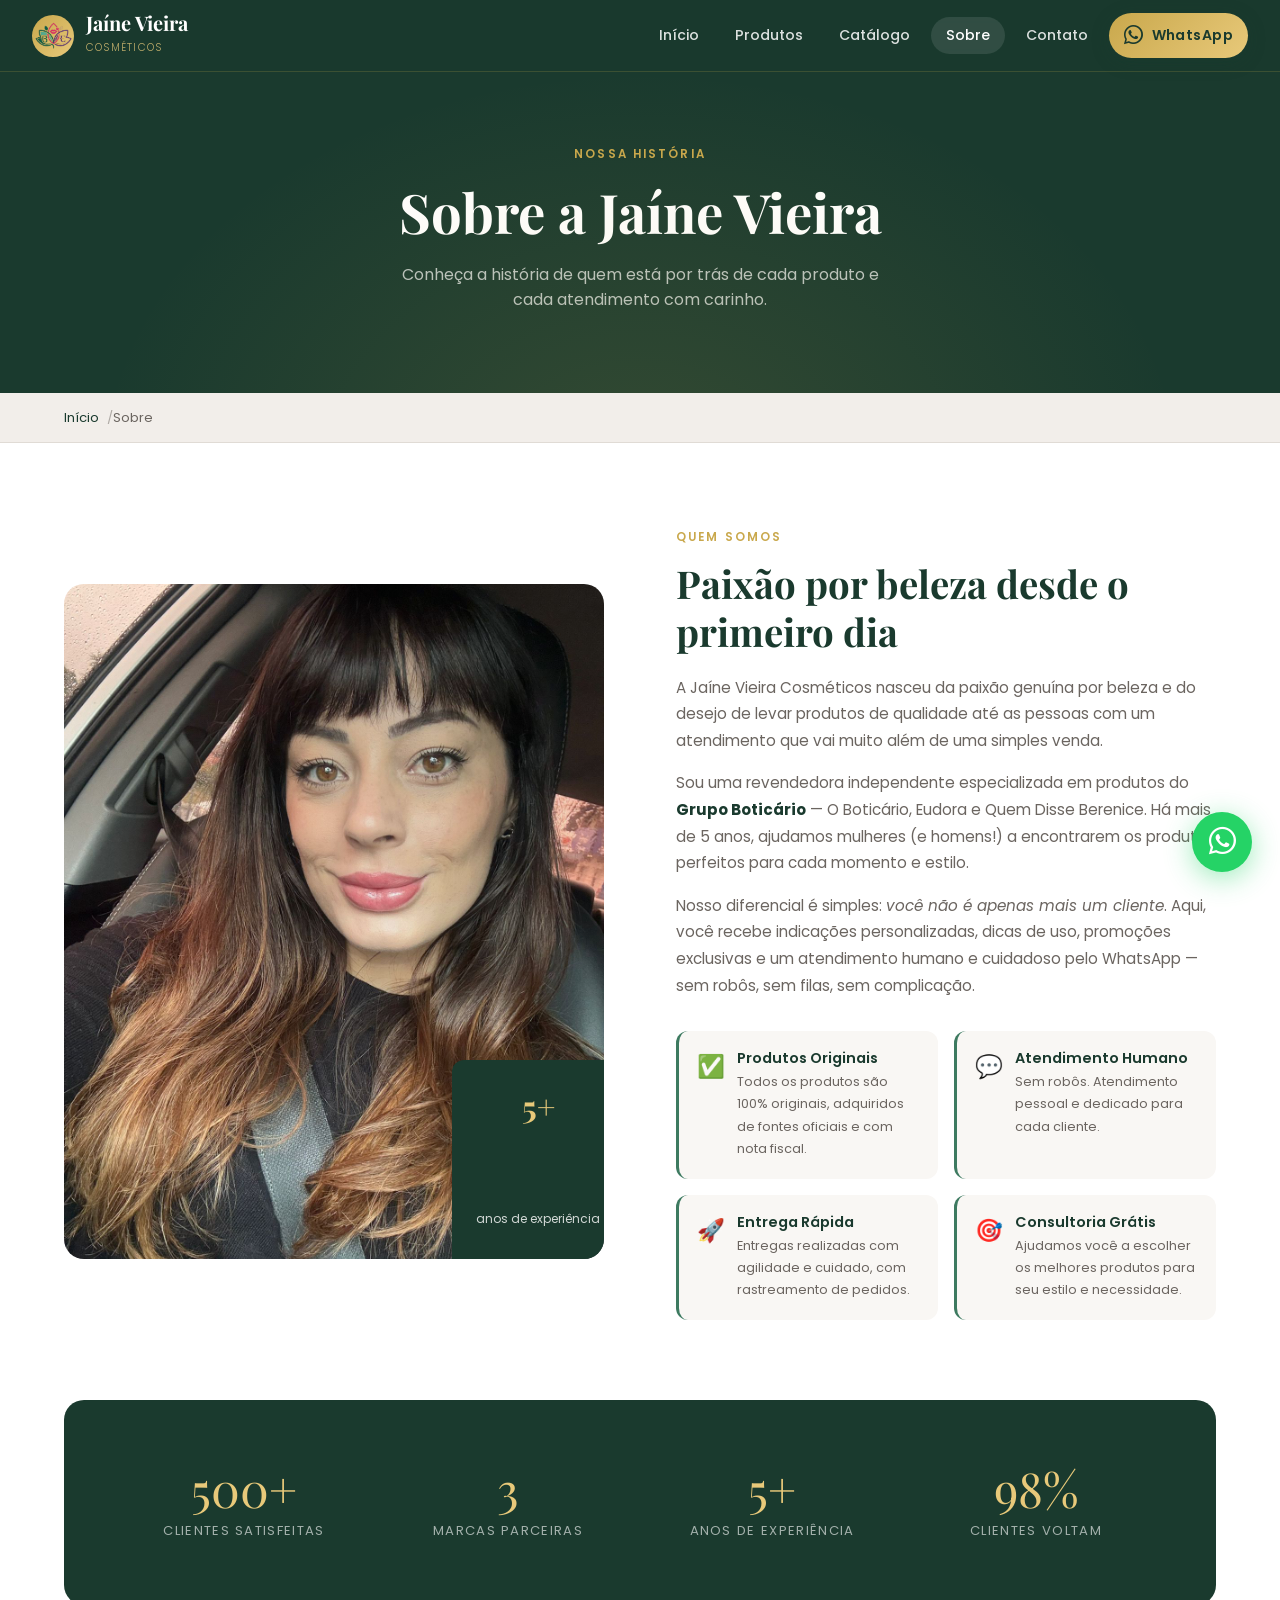
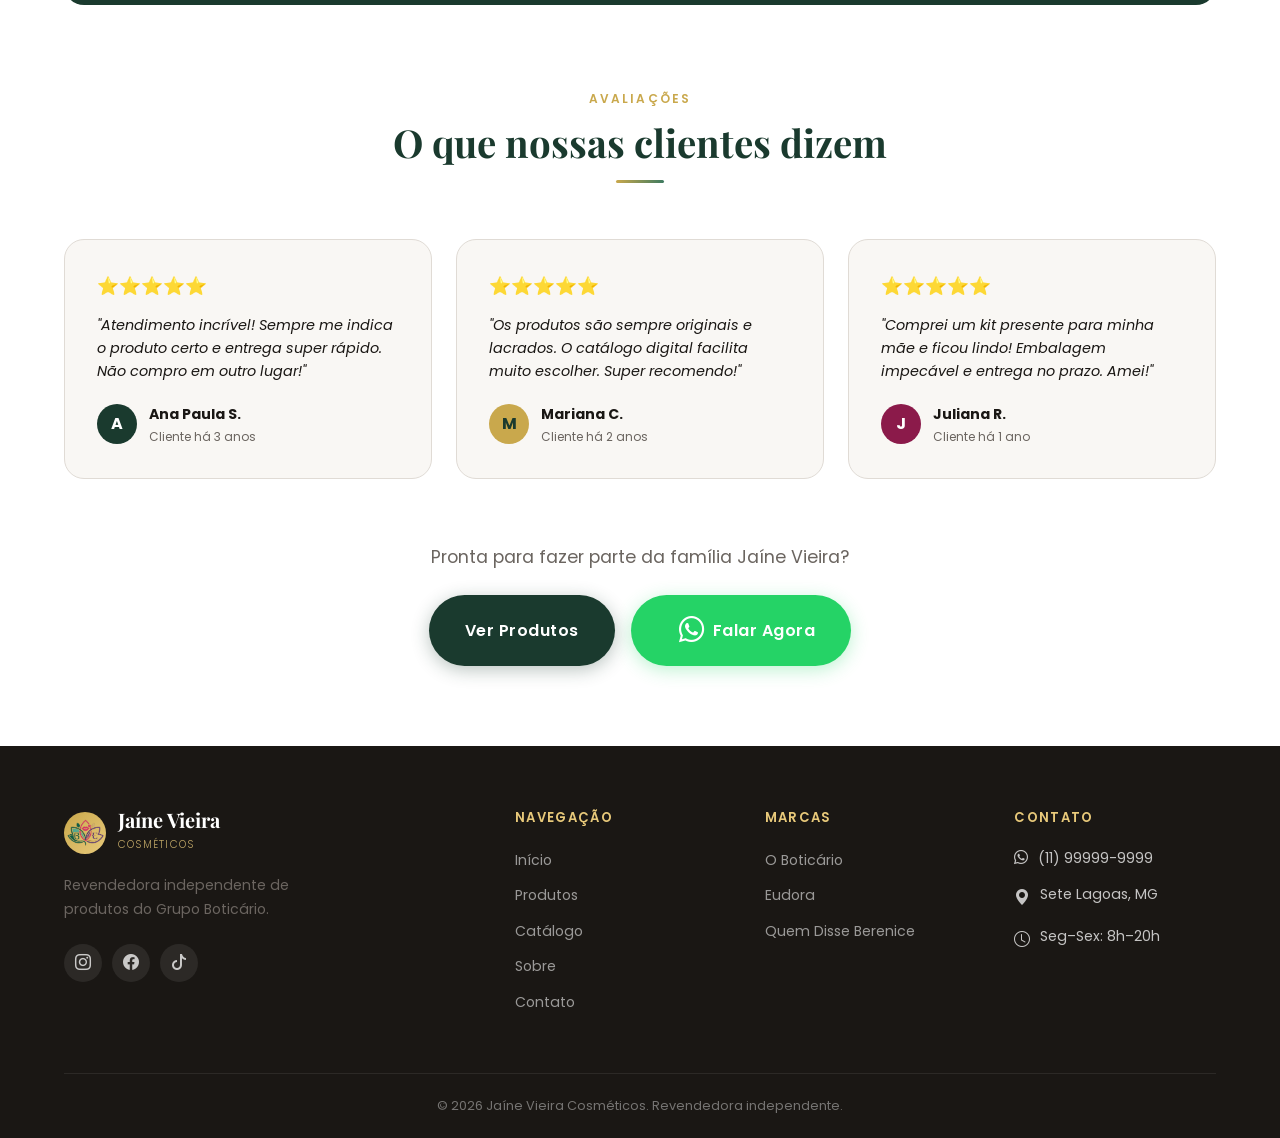
<file: sobre.html>
<!DOCTYPE html>
<html lang="pt-BR">
<head>
  <meta charset="UTF-8">
  <meta name="viewport" content="width=device-width, initial-scale=1.0">
  <meta name="description" content="Conheça a Jaíne Vieira Cosméticos — revendedora independente apaixonada por beleza, com atendimento personalizado e produtos originais do Grupo Boticário.">
  <title>Sobre | Jaíne Vieira Cosméticos</title>
  <link rel="stylesheet" href="css/style.css">
  <link rel="stylesheet" href="css/responsive.css">
  <link rel="icon" type="image/png" href="{css,js,img\{produtos,banners,logo}}\icone-logo.png">
  <link rel="stylesheet" href="https://cdn.jsdelivr.net/npm/bootstrap-icons@1.13.1/font/bootstrap-icons.min.css">

</head>
<body>

<!-- ══════════════════ HEADER ══════════════════ -->
<header class="header" role="banner">
  <div class="header-inner">
    <a href="index.html" class="logo">
      <div class="logo-icon"><img src="{css,js,img\{produtos,banners,logo}}\icone-logo.png" alt="Jaíne Vieira Cosméticos"></div>
      <div class="logo-text"><span>Jaíne Vieira</span><small>Cosméticos</small></div>
    </a>
    <nav class="nav" role="navigation" aria-label="Menu principal">
      <a href="index.html">Início</a>
      <a href="produtos.html">Produtos</a>
      <a href="catalogo.html">Catálogo</a>
      <a href="sobre.html" class="active">Sobre</a>
      <a href="contato.html">Contato</a>
      <a href="contato.html" class="btn btn-primary header-cta"><i class="bi bi-whatsapp"></i> WhatsApp</a>
    </nav>
    <button class="menu-toggle" aria-label="Abrir menu" aria-expanded="false">
      <span></span><span></span><span></span>
    </button>
  </div>
</header>

<!-- PAGE HERO -->
<section class="page-hero">
  <div class="container">
    <span class="eyebrow">Nossa História</span>
    <h1>Sobre a Jaíne Vieira</h1>
    <p>Conheça a história de quem está por trás de cada produto e cada atendimento com carinho.</p>
  </div>
</section>

<nav class="breadcrumb" aria-label="Breadcrumb">
  <div class="container">
    <ul>
      <li><a href="index.html">Início</a></li>
      <li aria-current="page">Sobre</li>
    </ul>
  </div>
</nav>

<!-- ══════════════════ SOBRE SECTION ══════════════════ -->
<main>
<section class="sobre-section">
  <div class="container">

    <div class="sobre-grid">

      <!-- Visual / Foto -->
      <div class="sobre-visual reveal">
        <div class="sobre-img-placeholder">
          <img src="{css,js,img\{produtos,banners,logo}}\Jaine Vieira.jpeg" alt="Foto de Jaíne Vieira">
          <div class="sobre-badge">
            <strong>5+</strong>
            <span>anos de experiência</span>
          </div>
        </div>
      </div>

      <!-- Conteúdo -->
      <div class="sobre-content reveal">
        <span class="eyebrow">Quem Somos</span>
        <h2>Paixão por beleza desde o primeiro dia</h2>

        <p>A Jaíne Vieira Cosméticos nasceu da paixão genuína por beleza e do desejo de levar produtos de qualidade até as pessoas com um atendimento que vai muito além de uma simples venda.</p>

        <p>Sou uma revendedora independente especializada em produtos do <strong style="color:var(--verde)">Grupo Boticário</strong> — O Boticário, Eudora e Quem Disse Berenice. Há mais de 5 anos, ajudamos mulheres (e homens!) a encontrarem os produtos perfeitos para cada momento e estilo.</p>

        <p>Nosso diferencial é simples: <em>você não é apenas mais um cliente</em>. Aqui, você recebe indicações personalizadas, dicas de uso, promoções exclusivas e um atendimento humano e cuidadoso pelo WhatsApp — sem robôs, sem filas, sem complicação.</p>

        <div class="sobre-values">
          <div class="sobre-value">
            <div class="icon">✅</div>
            <div>
              <h4>Produtos Originais</h4>
              <p>Todos os produtos são 100% originais, adquiridos de fontes oficiais e com nota fiscal.</p>
            </div>
          </div>
          <div class="sobre-value">
            <div class="icon">💬</div>
            <div>
              <h4>Atendimento Humano</h4>
              <p>Sem robôs. Atendimento pessoal e dedicado para cada cliente.</p>
            </div>
          </div>
          <div class="sobre-value">
            <div class="icon">🚀</div>
            <div>
              <h4>Entrega Rápida</h4>
              <p>Entregas realizadas com agilidade e cuidado, com rastreamento de pedidos.</p>
            </div>
          </div>
          <div class="sobre-value">
            <div class="icon">🎯</div>
            <div>
              <h4>Consultoria Grátis</h4>
              <p>Ajudamos você a escolher os melhores produtos para seu estilo e necessidade.</p>
            </div>
          </div>
        </div>
      </div>
    </div>

    <!-- Números -->
    <div style="margin-top:80px; padding:64px; background:var(--verde); border-radius:var(--radius-lg); display:grid; grid-template-columns:repeat(4,1fr); gap:32px; text-align:center;" class="reveal">
      <div>
        <div style="font-family:'Playfair Display',serif;font-size:3rem;color:var(--dourado-claro);line-height:1;">500+</div>
        <div style="font-size:.82rem;text-transform:uppercase;letter-spacing:.1em;color:rgba(255,255,255,.6);margin-top:8px;">Clientes Satisfeitas</div>
      </div>
      <div>
        <div style="font-family:'Playfair Display',serif;font-size:3rem;color:var(--dourado-claro);line-height:1;">3</div>
        <div style="font-size:.82rem;text-transform:uppercase;letter-spacing:.1em;color:rgba(255,255,255,.6);margin-top:8px;">Marcas Parceiras</div>
      </div>
      <div>
        <div style="font-family:'Playfair Display',serif;font-size:3rem;color:var(--dourado-claro);line-height:1;">5+</div>
        <div style="font-size:.82rem;text-transform:uppercase;letter-spacing:.1em;color:rgba(255,255,255,.6);margin-top:8px;">Anos de Experiência</div>
      </div>
      <div>
        <div style="font-family:'Playfair Display',serif;font-size:3rem;color:var(--dourado-claro);line-height:1;">98%</div>
        <div style="font-size:.82rem;text-transform:uppercase;letter-spacing:.1em;color:rgba(255,255,255,.6);margin-top:8px;">Clientes Voltam</div>
      </div>
    </div>

    <!-- Depoimentos -->
    <div style="margin-top:80px;">
      <div class="section-header reveal">
        <span class="eyebrow">Avaliações</span>
        <h2>O que nossas clientes dizem</h2>
        <div class="divider"></div>
      </div>

      <div style="display:grid;grid-template-columns:repeat(3,1fr);gap:24px;" class="reveal">

        <div style="background:var(--off-white);border-radius:var(--radius-lg);padding:32px;border:1px solid var(--cinza);">
          <div style="color:var(--dourado);font-size:1.1rem;margin-bottom:14px;">⭐⭐⭐⭐⭐</div>
          <p style="font-size:.9rem;font-style:italic;color:var(--preto);margin-bottom:18px;">"Atendimento incrível! Sempre me indica o produto certo e entrega super rápido. Não compro em outro lugar!"</p>
          <div style="display:flex;align-items:center;gap:12px;">
            <div style="width:40px;height:40px;border-radius:50%;background:var(--verde);display:flex;align-items:center;justify-content:center;color:var(--branco);font-weight:700;">A</div>
            <div>
              <strong style="font-size:.88rem;color:var(--preto);">Ana Paula S.</strong>
              <div style="font-size:.75rem;color:var(--cinza-texto);">Cliente há 3 anos</div>
            </div>
          </div>
        </div>

        <div style="background:var(--off-white);border-radius:var(--radius-lg);padding:32px;border:1px solid var(--cinza);">
          <div style="color:var(--dourado);font-size:1.1rem;margin-bottom:14px;">⭐⭐⭐⭐⭐</div>
          <p style="font-size:.9rem;font-style:italic;color:var(--preto);margin-bottom:18px;">"Os produtos são sempre originais e lacrados. O catálogo digital facilita muito escolher. Super recomendo!"</p>
          <div style="display:flex;align-items:center;gap:12px;">
            <div style="width:40px;height:40px;border-radius:50%;background:var(--dourado);display:flex;align-items:center;justify-content:center;color:var(--verde);font-weight:700;">M</div>
            <div>
              <strong style="font-size:.88rem;color:var(--preto);">Mariana C.</strong>
              <div style="font-size:.75rem;color:var(--cinza-texto);">Cliente há 2 anos</div>
            </div>
          </div>
        </div>

        <div style="background:var(--off-white);border-radius:var(--radius-lg);padding:32px;border:1px solid var(--cinza);">
          <div style="color:var(--dourado);font-size:1.1rem;margin-bottom:14px;">⭐⭐⭐⭐⭐</div>
          <p style="font-size:.9rem;font-style:italic;color:var(--preto);margin-bottom:18px;">"Comprei um kit presente para minha mãe e ficou lindo! Embalagem impecável e entrega no prazo. Amei!"</p>
          <div style="display:flex;align-items:center;gap:12px;">
            <div style="width:40px;height:40px;border-radius:50%;background:#8b1a4a;display:flex;align-items:center;justify-content:center;color:var(--branco);font-weight:700;">J</div>
            <div>
              <strong style="font-size:.88rem;color:var(--preto);">Juliana R.</strong>
              <div style="font-size:.75rem;color:var(--cinza-texto);">Cliente há 1 ano</div>
            </div>
          </div>
        </div>

      </div>
    </div>

    <!-- CTA final -->
    <div style="text-align:center;margin-top:64px;" class="reveal">
      <p style="font-size:1.1rem;color:var(--cinza-texto);margin-bottom:24px;">Pronta para fazer parte da família Jaíne Vieira?</p>
      <div style="display:flex;justify-content:center;gap:16px;flex-wrap:wrap;">
        <a href="produtos.html" class="btn btn-primary btn-lg">Ver Produtos</a>
        <button class="btn btn-whatsapp btn-lg" data-hero-wa><i class="bi bi-whatsapp"></i> Falar Agora</button>
      </div>
    </div>

  </div>
</section>
</main>

<!-- ══════════════════ FOOTER ══════════════════ -->
<footer class="footer" role="contentinfo">
  <div class="container">
    <div class="footer-grid">
      <div class="footer-brand">
        <div class="logo">
          <div class="logo-icon"><img src="{css,js,img\{produtos,banners,logo}}\icone-logo.png" alt="Jaíne Vieira Cosméticos"></div>
          <div class="logo-text"><span>Jaíne Vieira</span><small>Cosméticos</small></div>
        </div>
        <p>Revendedora independente de produtos do Grupo Boticário.</p>
        <div class="footer-socials">
          <a href="#" aria-label="Instagram"><i class="bi bi-instagram"></i></a>
          <a href="#" aria-label="Facebook"><i class="bi bi-facebook"></i></a>
          <a href="#" aria-label="TikTok"><i class="bi bi-tiktok"></i></a>
        </div>
      </div>
      <div class="footer-col">
        <h4>Navegação</h4>
        <ul>
          <li><a href="index.html">Início</a></li>
          <li><a href="produtos.html">Produtos</a></li>
          <li><a href="catalogo.html">Catálogo</a></li>
          <li><a href="sobre.html">Sobre</a></li>
          <li><a href="contato.html">Contato</a></li>
        </ul>
      </div>
      <div class="footer-col">
        <h4>Marcas</h4>
        <ul>
          <li><a href="produtos.html">O Boticário</a></li>
          <li><a href="produtos.html">Eudora</a></li>
          <li><a href="produtos.html">Quem Disse Berenice</a></li>
        </ul>
      </div>
      <div class="footer-col">
        <h4>Contato</h4>
        <div class="footer-contact-item"><span class="ico-whats"><i class="bi bi-whatsapp"></i></span><span>(11) 99999-9999</span></div>
        <div class="footer-contact-item"><span class="ico"><i class="bi bi-geo-alt-fill"></i></span><span>Sete Lagoas, MG</span></div>
        <div class="footer-contact-item"><span class="ico"><i class="bi bi-clock"></i></span><span>Seg–Sex: 8h–20h</span></div>
      </div>
    </div>
    <div class="footer-bottom">
      <span>© 2026 Jaíne Vieira Cosméticos. Revendedora independente.</span>
    </div>
  </div>
</footer>

<div class="whatsapp-float" aria-label="Falar no WhatsApp">
  <span class="whatsapp-float-label">Falar no WhatsApp</span>
  <button class="whatsapp-float-btn" aria-label="Abrir WhatsApp"><i class="bi bi-whatsapp"></i></button>
</div>

<script src="js/script.js"></script>
</body>
</html>
</file>
<file: css/style.css>
/* ============================================================
   BELLE COSMÉTICOS — Stylesheet Principal
   Paleta: Verde escuro, branco, dourado, cinza claro
   ============================================================ */

@import url('https://fonts.googleapis.com/css2?family=Playfair+Display:wght@400;600;700&family=Poppins:wght@300;400;500;600&display=swap');

/* ── Variables ─────────────────────────────────────────── */
:root {
  --verde:       #1a3a2e;
  --verde-medio: #2c5f4a;
  --verde-claro: #3d7a60;
  --dourado:     #c9a84c;
  --dourado-claro: #e8c97a;
  --branco:      #ffffff;
  --off-white:   #f9f7f4;
  --cinza-claro: #f2eeea;
  --cinza:       #e0dbd5;
  --cinza-texto: #6b6560;
  --preto:       #1a1714;
  --sombra:      0 4px 24px rgba(26,58,46,.10);
  --sombra-hover:0 8px 40px rgba(26,58,46,.18);
  --radius:      12px;
  --radius-lg:   20px;
  --transition:  .3s cubic-bezier(.4,0,.2,1);
}

/* ── Reset & Base ──────────────────────────────────────── */
*, *::before, *::after { box-sizing: border-box; margin: 0; padding: 0; }

html { scroll-behavior: smooth; font-size: 16px; }

body {
  font-family: 'Poppins', sans-serif;
  background: var(--branco);
  color: var(--preto);
  line-height: 1.6;
  overflow-x: hidden;
}

img { max-width: 100%; display: block; }
a  { text-decoration: none; color: inherit; }
ul { list-style: none; }
button { cursor: pointer; border: none; background: none; font-family: inherit; }

/* ── Typography ────────────────────────────────────────── */
h1, h2, h3, h4 { font-family: 'Playfair Display', serif; line-height: 1.25; }
h1 { font-size: clamp(2rem, 5vw, 3.4rem); }
h2 { font-size: clamp(1.6rem, 3.5vw, 2.4rem); }
h3 { font-size: clamp(1.1rem, 2vw, 1.4rem); }
p  { color: var(--cinza-texto); }

/* ── Utility ───────────────────────────────────────────── */
.container { max-width: 1200px; margin: 0 auto; padding: 0 24px; }

.section-header {
  text-align: center;
  margin-bottom: 56px;
}
.section-header .eyebrow {
  display: inline-block;
  font-size: .75rem;
  font-weight: 600;
  letter-spacing: .18em;
  text-transform: uppercase;
  color: var(--dourado);
  margin-bottom: 10px;
}
.section-header h2 { color: var(--verde); margin-bottom: 14px; }
.section-header p  { max-width: 520px; margin: 0 auto; font-size: .95rem; }

.divider {
  width: 48px; height: 3px;
  background: linear-gradient(90deg, var(--dourado), var(--verde-claro));
  border-radius: 99px;
  margin: 0 auto 20px;
}

/* ── Buttons ───────────────────────────────────────────── */
.btn {
  display: inline-flex;
  align-items: center;
  gap: 8px;
  padding: 13px 28px;
  border-radius: 50px;
  font-size: .9rem;
  font-weight: 600;
  transition: var(--transition);
  letter-spacing: .03em;
}

.btn-primary {
  background: var(--verde);
  color: var(--branco);
  box-shadow: 0 4px 18px rgba(26,58,46,.3);
}
.btn-primary i { font-size: 1.2rem; }
.btn-primary:hover {
  background: var(--verde-medio);
  transform: translateY(-2px);
  box-shadow: 0 8px 28px rgba(26,58,46,.4);
}

.btn-outline {
  background: transparent;
  color: var(--branco);
  border: 2px solid rgba(255,255,255,.7);
  backdrop-filter: blur(4px);
}
.btn-outline:hover {
  background: rgba(255,255,255,.15);
  border-color: var(--branco);
  transform: translateY(-2px);
}

.btn-gold {
  background: linear-gradient(135deg, var(--dourado), var(--dourado-claro));
  color: var(--verde);
  box-shadow: 0 4px 18px rgba(201,168,76,.35);
}
.btn-gold:hover {
  transform: translateY(-2px);
  box-shadow: 0 8px 28px rgba(201,168,76,.45);
}

.btn-whatsapp {
  background: #25d366;
  color: var(--branco);
  box-shadow: 0 4px 18px rgba(37,211,102,.3);
}
.btn-whatsapp i { 
  font-size: 1.6rem; 
  margin-left: 12px; }

.btn-whatsapp:hover {
  background: #1ebe5a;
  transform: translateY(-2px);
  box-shadow: 0 8px 28px rgba(37,211,102,.4);
}

.btn-lg { padding: 16px 36px; font-size: 1rem; }

/* ── HEADER ────────────────────────────────────────────── */
.header {
  position: fixed;
  top: 0; left: 0; right: 0;
  z-index: 1000;
  transition: var(--transition);
}

.header-inner {
  display: flex;
  align-items: center;
  justify-content: space-between;
  height: 72px;
  padding: 0 32px;
  background: rgba(26,58,46,.96);
  backdrop-filter: blur(12px);
  border-bottom: 1px solid rgba(201,168,76,.2);
}

.logo {
  display: flex;
  align-items: center;
  gap: 12px;
}
.logo-icon {
  width: 42px; height: 42px;
  background: linear-gradient(135deg, var(--dourado), var(--dourado-claro));
  border-radius: 50%;
  display: flex;
  align-items: center;
  justify-content: center;
  font-size: 1.3rem;
}
.logo-text { color: var(--branco); }
.logo-text span:first-child {
  display: block;
  font-family: 'Playfair Display', serif;
  font-size: 1.25rem;
  font-weight: 700;
  line-height: 1;
}
.logo-text small {
  font-size: .65rem;
  font-weight: 300;
  letter-spacing: .12em;
  text-transform: uppercase;
  color: var(--dourado-claro);
  opacity: .8;
}

.nav { display: flex; align-items: center; gap: 6px; }
.nav a {
  color: rgba(255,255,255,.85);
  font-size: .88rem;
  font-weight: 500;
  padding: 7px 15px;
  border-radius: 50px;
  transition: var(--transition);
}
.nav a:hover,
.nav a.active {
  color: var(--branco);
  background: rgba(255,255,255,.1);
}

.header-cta {
  background: linear-gradient(135deg, var(--dourado), var(--dourado-claro));
  color: var(--verde) !important;
  font-weight: 600 !important;
}
.header-cta:hover { background: var(--dourado-claro) !important; }

/* Mobile menu */
.menu-toggle {
  display: none;
  flex-direction: column;
  gap: 5px;
  padding: 6px;
  cursor: pointer;
}
.menu-toggle span {
  display: block;
  width: 24px; height: 2px;
  background: var(--branco);
  border-radius: 2px;
  transition: var(--transition);
}

/* ── HERO ──────────────────────────────────────────────── */
.hero {
  min-height: 100vh;
  display: grid;
  grid-template-columns: 1fr 1fr;
  overflow: hidden;
  padding-top: 72px;
}

.hero-content {
  background: var(--verde);
  display: flex;
  flex-direction: column;
  justify-content: center;
  padding: 80px 64px;
  position: relative;
  overflow: hidden;
}
.hero-content::before {
  content: '';
  position: absolute;
  inset: 0;
  background: radial-gradient(ellipse at 20% 50%, rgba(201,168,76,.12) 0%, transparent 60%);
  pointer-events: none;
}

.hero-eyebrow {
  display: inline-flex;
  align-items: center;
  gap: 10px;
  font-size: .75rem;
  font-weight: 600;
  letter-spacing: .18em;
  text-transform: uppercase;
  color: var(--dourado);
  margin-bottom: 22px;
}
.hero-eyebrow::before {
  content: '';
  width: 32px; height: 1px;
  background: var(--dourado);
}

.hero-content h1 { color: var(--branco); margin-bottom: 20px; }
.hero-content h1 em {
  font-style: normal;
  color: var(--dourado-claro);
  display: block;
}

.hero-content p {
  color: rgba(255,255,255,.75);
  font-size: 1.05rem;
  max-width: 420px;
  margin-bottom: 40px;
  line-height: 1.7;
}

.hero-btns { display: flex; gap: 14px; flex-wrap: wrap; }

.hero-trust {
  display: flex;
  align-items: center;
  gap: 22px;
  margin-top: 52px;
  padding-top: 32px;
  border-top: 1px solid rgba(255,255,255,.1);
}
.hero-trust-item { text-align: center; }
.hero-trust-item strong {
  display: block;
  font-size: 1.5rem;
  font-family: 'Playfair Display', serif;
  color: var(--dourado-claro);
  line-height: 1;
}
.hero-trust-item span {
  font-size: .72rem;
  color: rgba(255,255,255,.55);
  text-transform: uppercase;
  letter-spacing: .08em;
}
.hero-trust-sep { width: 1px; height: 36px; background: rgba(255,255,255,.15); }

.hero-visual {
  position: relative;
  overflow: hidden;
  background: var(--cinza-claro);
}
.hero-visual-bg {
  position: absolute;
  inset: 0;
  background:
    linear-gradient(135deg, var(--cinza-claro) 0%, #e8e2dc 100%);
  display: flex;
  align-items: center;
  justify-content: center;
}
.hero-pattern {
  position: absolute;
  inset: 0;
  opacity: .06;
  background-image: repeating-linear-gradient(
    45deg,
    var(--verde) 0px,
    var(--verde) 1px,
    transparent 0px,
    transparent 50%
  );
  background-size: 24px 24px;
}

.hero-products-showcase {
  position: relative;
  z-index: 1;
  display: flex;
  align-items: center;
  justify-content: center;
  height: 100%;
  padding: 40px;
}
.showcase-grid {
  display: grid;
  grid-template-columns: 1fr 1fr;
  grid-template-rows: 1fr 1fr;
  gap: 16px;
  max-width: 380px;
  width: 100%;
}
.showcase-card {
  background: var(--branco);
  border-radius: var(--radius);
  padding: 20px;
  box-shadow: var(--sombra);
  display: flex;
  flex-direction: column;
  align-items: center;
  justify-content: center;
  gap: 10px;
  transition: var(--transition);
  animation: float 4s ease-in-out infinite;
}
.showcase-card:nth-child(2) { animation-delay: .8s; }
.showcase-card:nth-child(3) { animation-delay: 1.6s; }
.showcase-card:nth-child(4) { animation-delay: 2.4s; }
.showcase-card:hover { transform: translateY(-4px); box-shadow: var(--sombra-hover); }
.showcase-card .icon { font-size: 2.2rem; }
.showcase-card span {
  font-size: .75rem;
  font-weight: 600;
  color: var(--verde);
  text-align: center;
}
.showcase-card small {
  font-size: .7rem;
  color: var(--cinza-texto);
}
.showcase-card.featured {
  grid-column: span 2;
  background: var(--verde);
  flex-direction: row;
  padding: 22px 26px;
  gap: 16px;
}
.showcase-card.featured span { color: var(--dourado-claro); font-size: .85rem; }
.showcase-card.featured small { color: rgba(255,255,255,.6); }

@keyframes float {
  0%, 100% { transform: translateY(0); }
  50%       { transform: translateY(-6px); }
}

/* ── MARCAS ────────────────────────────────────────────── */
.marcas { padding: 100px 0; background: var(--off-white); }

.marcas-grid {
  display: grid;
  grid-template-columns: repeat(3, 1fr);
  gap: 28px;
}

.marca-card {
  background: var(--branco);
  border-radius: var(--radius-lg);
  padding: 44px 32px;
  text-align: center;
  box-shadow: var(--sombra);
  transition: var(--transition);
  position: relative;
  overflow: hidden;
  border: 1px solid var(--cinza);
}
.marca-card::before {
  content: '';
  position: absolute;
  top: 0; left: 0; right: 0;
  height: 4px;
  border-radius: var(--radius-lg) var(--radius-lg) 0 0;
}
.marca-card.boticario::before  { background: linear-gradient(90deg, #1a3a2e, #3d7a60); }
.marca-card.eudora::before     { background: linear-gradient(90deg, #8b1a4a, #d4618a); }
.marca-card.berenice::before   { background: linear-gradient(90deg, #ff6b9d, #ffb347); }

.marca-card:hover {
  transform: translateY(-6px);
  box-shadow: var(--sombra-hover);
}

.marca-icon {
  width: 80px; height: 80px;
  border-radius: 50%;
  margin: 0 auto 24px;
  display: flex;
  align-items: center;
  justify-content: center;
  font-size: 2rem;
}
.boticario  .marca-icon { background: linear-gradient(135deg, #e8f4ee, #c6e8d8); }
.eudora     .marca-icon { background: linear-gradient(135deg, #fce4ee, #f0a8c8); }
.berenice   .marca-icon { background: linear-gradient(135deg, #fff0f7, #ffcce8); }

.marca-card h3 { color: var(--verde); margin-bottom: 12px; }
.marca-card p  { font-size: .88rem; line-height: 1.65; }
.marca-tag {
  display: inline-block;
  margin-top: 18px;
  padding: 4px 14px;
  border-radius: 50px;
  font-size: .72rem;
  font-weight: 600;
  letter-spacing: .08em;
  text-transform: uppercase;
}
.boticario .marca-tag  { background: #e8f4ee; color: var(--verde); }
.eudora    .marca-tag  { background: #fce4ee; color: #8b1a4a; }
.berenice  .marca-tag  { background: #fff0f7; color: #c0356a; }

.marcas-disclaimer {
  text-align: center;
  margin-top: 44px;
  padding: 20px 28px;
  background: var(--cinza-claro);
  border-radius: var(--radius);
  border-left: 4px solid var(--dourado);
  max-width: 700px;
  margin-left: auto;
  margin-right: auto;
}
.marcas-disclaimer p {
  font-size: .85rem;
  color: var(--cinza-texto);
}
.marcas-disclaimer strong { color: var(--verde); }

/* ── DESTAQUES ─────────────────────────────────────────── */
.destaques { padding: 100px 0; background: var(--branco); }

.produtos-grid {
  display: grid;
  grid-template-columns: repeat(auto-fill, minmax(260px, 1fr));
  gap: 28px;
}

.produto-card {
  background: var(--branco);
  border-radius: var(--radius-lg);
  overflow: hidden;
  box-shadow: var(--sombra);
  transition: var(--transition);
  border: 1px solid var(--cinza);
  display: flex;
  flex-direction: column;
}
.produto-card:hover {
  transform: translateY(-6px);
  box-shadow: var(--sombra-hover);
}

.produto-img {
  position: relative;
  aspect-ratio: 1;
  background: var(--cinza-claro);
  display: flex;
  align-items: center;
  justify-content: center;
  overflow: hidden;
}
.produto-img-placeholder {
  font-size: 3.5rem;
  transition: var(--transition);
}
.produto-card:hover .produto-img-placeholder { transform: scale(1.1); }

.produto-badge {
  position: absolute;
  top: 12px; left: 12px;
  padding: 4px 10px;
  border-radius: 50px;
  font-size: .7rem;
  font-weight: 700;
  letter-spacing: .06em;
  text-transform: uppercase;
}
.badge-novo    { background: var(--verde); color: var(--branco); }
.badge-destaque{ background: var(--dourado); color: var(--verde); }
.badge-kit     { background: #8b1a4a; color: var(--branco); }

.produto-marca {
  position: absolute;
  top: 12px; right: 12px;
  background: rgba(255,255,255,.92);
  padding: 3px 10px;
  border-radius: 50px;
  font-size: .68rem;
  font-weight: 600;
  color: var(--cinza-texto);
  backdrop-filter: blur(4px);
}

.produto-info {
  padding: 20px;
  flex: 1;
  display: flex;
  flex-direction: column;
}
.produto-categoria {
  font-size: .7rem;
  font-weight: 600;
  letter-spacing: .12em;
  text-transform: uppercase;
  color: var(--dourado);
  margin-bottom: 6px;
}
.produto-info h3 {
  font-size: 1rem;
  font-weight: 600;
  color: var(--preto);
  margin-bottom: 6px;
  font-family: 'Poppins', sans-serif;
  line-height: 1.35;
}
.produto-info p {
  font-size: .82rem;
  color: var(--cinza-texto);
  flex: 1;
  margin-bottom: 14px;
}

.produto-preco {
  display: flex;
  align-items: baseline;
  gap: 8px;
  margin-bottom: 16px;
}
.preco-atual {
  font-size: 1.35rem;
  font-weight: 700;
  color: var(--verde);
  font-family: 'Playfair Display', serif;
}
.preco-de {
  font-size: .82rem;
  color: #aaa;
  text-decoration: line-through;
}

.produto-card .btn {
  width: 100%;
  justify-content: center;
  padding: 11px 20px;
  font-size: .85rem;
  border-radius: var(--radius);
}

/* ── COMO FUNCIONA ─────────────────────────────────────── */
.como-funciona { padding: 100px 0; background: var(--verde); }
.como-funciona .section-header h2 { color: var(--branco); }
.como-funciona .section-header .eyebrow { color: var(--dourado-claro); }
.como-funciona .section-header p { color: rgba(255,255,255,.7); }

.steps-grid {
  display: grid;
  grid-template-columns: repeat(4, 1fr);
  gap: 32px;
  position: relative;
}
.steps-grid::before {
  content: '';
  position: absolute;
  top: 28px;
  left: calc(12.5% + 28px);
  right: calc(12.5% + 28px);
  height: 2px;
  background: rgba(255,255,255,.15);
}

.step {
  text-align: center;
  position: relative;
}
.step-number {
  width: 56px; height: 56px;
  border-radius: 50%;
  background: rgba(255,255,255,.1);
  border: 2px solid rgba(201,168,76,.5);
  display: flex;
  align-items: center;
  justify-content: center;
  margin: 0 auto 20px;
  font-family: 'Playfair Display', serif;
  font-size: 1.3rem;
  color: var(--dourado-claro);
  position: relative;
  z-index: 1;
}
.step h3 { color: var(--branco); font-size: 1rem; margin-bottom: 10px; }
.step p   { color: rgba(255,255,255,.65); font-size: .85rem; }

/* ── FOOTER ────────────────────────────────────────────── */
.footer {
  background: var(--preto);
  color: rgba(255,255,255,.75);
  padding: 64px 0 0;
}

.footer-grid {
  display: grid;
  grid-template-columns: 2fr 1fr 1fr 1fr;
  gap: 48px;
  padding-bottom: 48px;
}

.footer-brand .logo { margin-bottom: 18px; }
.footer-brand p { font-size: .88rem; line-height: 1.7; max-width: 260px; }
.footer-socials { display: flex; gap: 10px; margin-top: 22px; }
.footer-socials a {
  width: 38px; height: 38px;
  border-radius: 50%;
  background: rgba(255,255,255,.08);
  display: flex;
  align-items: center;
  justify-content: center;
  font-size: 1rem;
  transition: var(--transition);
}
.footer-socials a:hover { background: var(--dourado); color: var(--verde); }

.footer-col h4 {
  font-family: 'Poppins', sans-serif;
  font-size: .82rem;
  font-weight: 600;
  letter-spacing: .1em;
  text-transform: uppercase;
  color: var(--dourado-claro);
  margin-bottom: 20px;
}
.footer-col ul li { margin-bottom: 10px; }
.footer-col ul a {
  font-size: .88rem;
  opacity: .75;
  transition: var(--transition);
}
.footer-col ul a:hover { opacity: 1; color: var(--dourado-claro); }

.footer-contact-item {
  display: flex;
  align-items: flex-start;
  gap: 10px;
  margin-bottom: 14px;
  font-size: .88rem;
}
.footer-contact-item .ico { font-size: 1rem; margin-top: 2px; flex-shrink: 0;}

.footer-bottom {
  border-top: 1px solid rgba(255,255,255,.08);
  padding: 22px 0;
  display: flex;
  align-items: center;
  justify-content:center;
  font-size: .8rem;
  color: rgba(255,255,255,.4);
}

/* ── WhatsApp Float ────────────────────────────────────── */
.whatsapp-float {
  position: fixed;
  bottom: 28px; right: 28px;
  z-index: 999;
  display: flex;
  flex-direction: column;
  align-items: flex-end;
  gap: 8px;
}
.whatsapp-float-btn {
  width: 60px; height: 60px;
  border-radius: 50%;
  background: #25d366;
  color: var(--branco);
  display: flex;
  align-items: center;
  justify-content: center;
  font-size: 1.7rem;
  box-shadow: 0 6px 28px rgba(37,211,102,.45);
  transition: var(--transition);
  animation: pulse-green 2.5s infinite;
}
.whatsapp-float-btn:hover {
  transform: scale(1.1);
  background: #1ebe5a;
}
.whatsapp-float-label {
  background: var(--verde);
  color: var(--branco);
  font-size: .75rem;
  font-weight: 600;
  padding: 5px 14px;
  border-radius: 50px;
  white-space: nowrap;
  box-shadow: var(--sombra);
  opacity: 0;
  transform: translateX(8px);
  transition: var(--transition);
}
.whatsapp-float:hover .whatsapp-float-label {
  opacity: 1;
  transform: translateX(0);
}

@keyframes pulse-green {
  0%,100%{ box-shadow: 0 6px 28px rgba(37,211,102,.45); }
  50%    { box-shadow: 0 6px 40px rgba(37,211,102,.7); }
}

/* ── PAGE HERO (subpages) ──────────────────────────────── */
.page-hero {
  background: var(--verde);
  padding: 140px 0 80px;
  text-align: center;
  position: relative;
  overflow: hidden;
}
.page-hero::before {
  content: '';
  position: absolute;
  inset: 0;
  background: radial-gradient(ellipse at 50% 120%, rgba(201,168,76,.15) 0%, transparent 60%);
}
.page-hero .eyebrow {
  display: inline-block;
  font-size: .73rem;
  font-weight: 600;
  letter-spacing: .18em;
  text-transform: uppercase;
  color: var(--dourado);
  margin-bottom: 14px;
}
.page-hero h1 { color: var(--branco); margin-bottom: 16px; }
.page-hero p  { color: rgba(255,255,255,.7); max-width: 520px; margin: 0 auto; }

/* ── Breadcrumb ────────────────────────────────────────── */
.breadcrumb {
  padding: 14px 0;
  background: var(--cinza-claro);
  border-bottom: 1px solid var(--cinza);
}
.breadcrumb ul {
  display: flex;
  align-items: center;
  gap: 8px;
  font-size: .82rem;
  color: var(--cinza-texto);
}
.breadcrumb li + li::before { content: '/'; opacity: .5; }
.breadcrumb li a { color: var(--verde); transition: var(--transition); }
.breadcrumb li a:hover { color: var(--dourado); }

/* ── Filters (produtos page) ───────────────────────────── */
.filtros-section { padding: 40px 0 20px; }
.filtros {
  display: flex;
  flex-wrap: wrap;
  gap: 10px;
  align-items: center;
}
.filtros-label {
  font-size: .82rem;
  font-weight: 600;
  color: var(--cinza-texto);
  margin-right: 6px;
}
.filtro-btn {
  padding: 8px 20px;
  border-radius: 50px;
  font-size: .84rem;
  font-weight: 500;
  border: 2px solid var(--cinza);
  color: var(--cinza-texto);
  transition: var(--transition);
  background: var(--branco);
}
.filtro-btn:hover { border-color: var(--verde); color: var(--verde); }
.filtro-btn.active {
  background: var(--verde);
  border-color: var(--verde);
  color: var(--branco);
}

/* ── Catalog page ──────────────────────────────────────── */
.catalogo-section { padding: 80px 0; }
.catalogo-banner {
  background: linear-gradient(135deg, var(--verde) 0%, var(--verde-medio) 100%);
  border-radius: var(--radius-lg);
  padding: 72px 64px;
  text-align: center;
  position: relative;
  overflow: hidden;
}
.catalogo-banner::before {
  content: '';
  position: absolute;
  inset: 0;
  opacity: .06;
  background-image: repeating-linear-gradient(
    45deg,
    var(--branco) 0px, var(--branco) 1px,
    transparent 0, transparent 50%
  );
  background-size: 20px 20px;
}
.catalogo-banner h2 { color: var(--branco); margin-bottom: 18px; }
.catalogo-banner p  { color: rgba(255,255,255,.75); max-width: 480px; margin: 0 auto 36px; }
.catalogo-icon { font-size: 4rem; margin-bottom: 24px; }

.catalogo-features {
  display: grid;
  grid-template-columns: repeat(3, 1fr);
  gap: 28px;
  margin-top: 64px;
}
.catalogo-feat {
  background: var(--off-white);
  border-radius: var(--radius);
  padding: 32px 24px;
  text-align: center;
  border: 1px solid var(--cinza);
}
.catalogo-feat .icon { font-size: 2.2rem; margin-bottom: 16px; }
.catalogo-feat h3 { font-size: 1.05rem; color: var(--verde); margin-bottom: 8px; }
.catalogo-feat p  { font-size: .85rem; }

/* ── About page ────────────────────────────────────────── */
.sobre-section { padding: 80px 0; }
.sobre-grid {
  display: grid;
  grid-template-columns: 1fr 1fr;
  gap: 72px;
  align-items: center;
}
.sobre-visual {
  position: relative;
}
.sobre-img-placeholder {
  background: linear-gradient(135deg, var(--cinza-claro), var(--cinza));
  border-radius: var(--radius-lg);
  aspect-ratio: 4/5;
  display: flex;
  align-items: center;
  justify-content: center;
  font-size: 5rem;
  position: relative;
  overflow: hidden;
}
.sobre-img-placeholder::before {
  content: '';
  position: absolute;
  inset: 0;
  background: radial-gradient(circle at 70% 30%, rgba(26,58,46,.08) 0%, transparent 60%);
}
.sobre-badge {
  position: absolute;
  bottom: -20px; right: -20px;
  background: var(--verde);
  color: var(--branco);
  border-radius: var(--radius);
  padding: 20px 24px;
  text-align: center;
  box-shadow: var(--sombra-hover);
}
.sobre-badge strong {
  display: block;
  font-size: 2rem;
  font-family: 'Playfair Display', serif;
  color: var(--dourado-claro);
}
.sobre-badge span { font-size: .75rem; opacity: .8; }

.sobre-content .eyebrow {
  display: inline-block;
  font-size: .73rem;
  font-weight: 600;
  letter-spacing: .18em;
  text-transform: uppercase;
  color: var(--dourado);
  margin-bottom: 12px;
}
.sobre-content h2 { color: var(--verde); margin-bottom: 20px; }
.sobre-content p  { margin-bottom: 16px; font-size: .95rem; line-height: 1.75; }

.sobre-values {
  display: grid;
  grid-template-columns: 1fr 1fr;
  gap: 16px;
  margin-top: 32px;
}
.sobre-value {
  background: var(--off-white);
  border-radius: var(--radius);
  padding: 18px;
  border-left: 3px solid var(--verde-claro);
  display: flex;
  gap: 12px;
  align-items: flex-start;
}
.sobre-value .icon { font-size: 1.4rem; flex-shrink: 0; }
.sobre-value h4 { font-size: .9rem; color: var(--verde); margin-bottom: 4px; font-family: 'Poppins', sans-serif; font-weight: 600; }
.sobre-value p  { font-size: .8rem; margin: 0; }

/* ── Contato page ──────────────────────────────────────── */
.contato-section { padding: 80px 0; }
.contato-grid {
  display: grid;
  grid-template-columns: 1fr 1fr;
  gap: 56px;
}
.contato-info h2 { color: var(--verde); margin-bottom: 20px; }
.contato-info > p { font-size: .95rem; line-height: 1.75; margin-bottom: 36px; }

.contato-items { display: flex; flex-direction: column; gap: 20px; }
.contato-item {
  display: flex;
  align-items: flex-start;
  gap: 18px;
  padding: 20px 24px;
  background: var(--off-white);
  border-radius: var(--radius);
  border: 1px solid var(--cinza);
  transition: var(--transition);
}
.contato-item:hover { border-color: var(--verde-claro); box-shadow: var(--sombra); }
.contato-item-icon {
  width: 48px; height: 48px; flex-shrink: 0;
  border-radius: 12px;
  background: var(--verde);
  display: flex;
  align-items: center;
  justify-content: center;
  font-size: 1.3rem;
  color: var(--branco);
}
.contato-item-text h4 { font-family: 'Poppins', sans-serif; font-size: .9rem; font-weight: 600; color: var(--verde); margin-bottom: 4px; }
.contato-item-text p, .contato-item-text a { font-size: .88rem; }
.contato-item-text a { color: var(--cinza-texto); transition: var(--transition); }
.contato-item-text a:hover { color: var(--verde); }

.contato-cta-box {
  background: linear-gradient(135deg, var(--verde), var(--verde-medio));
  border-radius: var(--radius-lg);
  padding: 52px 44px;
  text-align: center;
  position: relative;
  overflow: hidden;
}
.contato-cta-box::before {
  content: '';
  position: absolute;
  inset: 0;
  opacity: .05;
  background-image: repeating-linear-gradient(
    45deg, var(--branco) 0, var(--branco) 1px, transparent 0, transparent 50%
  );
  background-size: 18px 18px;
}
.contato-cta-icon { font-size: 3.5rem; margin-bottom: 22px; color:var(--branco); }
.contato-cta-box h3 { color: var(--branco); font-size: 1.6rem; margin-bottom: 14px; }
.contato-cta-box p  { color: rgba(255,255,255,.75); margin-bottom: 28px; font-size: .95rem; }
.contato-cta-box .horario {
  background: rgba(255,255,255,.1);
  border-radius: var(--radius);
  padding: 18px 24px;
  margin-bottom: 28px;
  text-align: left;
}
.contato-cta-box .horario h4 {
  font-family: 'Poppins', sans-serif;
  font-size: .82rem;
  font-weight: 600;
  letter-spacing: .1em;
  text-transform: uppercase;
  color: var(--dourado-claro);
  margin-bottom: 10px;
}
.contato-cta-box .horario p {
  color: rgba(255,255,255,.75);
  font-size: .85rem;
  margin-bottom: 4px;
}

/* ── Scroll reveal ─────────────────────────────────────── */
.reveal {
  opacity: 0;
  transform: translateY(24px);
  transition: opacity .6s ease, transform .6s ease;
}
.reveal.visible {
  opacity: 1;
  transform: none;
}

.bi-exclamation-triangle-fill{
  color: var(--dourado);
}
</file>
<file: css/responsive.css>
/* ============================================================
   BELLE COSMÉTICOS — Responsive
   ============================================================ */

/* ── Tablet (≤ 1024px) ─────────────────────────────────── */
@media (max-width: 1024px) {
  .hero { grid-template-columns: 1fr; min-height: auto; }
  .hero-visual { min-height: 360px; }
  .hero-content { padding: 80px 40px; }

  .footer-grid { grid-template-columns: 1fr 1fr; gap: 36px; }
  .steps-grid  { grid-template-columns: repeat(2, 1fr); }
  .steps-grid::before { display: none; }

  .catalogo-features { grid-template-columns: 1fr 1fr; }
  .sobre-grid { gap: 48px; }
}

/* ── Tablet pequeno (≤ 768px) ──────────────────────────── */
@media (max-width: 768px) {
  /* Header */
  .header-inner { padding: 0 20px; 
  z-index: 9999;}
  .nav {
    display: none;
    position: fixed;
    top: 72px; /* Distância do topo (ajuste se seu header for mais alto/baixo) */
    left: 0;
    width: 100%;
    height: calc(80vh - 72px); /* Ocupa 100% da tela menos a altura do header */
    background: var(--verde); /* Fundo verde escuro */
    flex-direction: column;
    align-items: center; /* Centraliza os botões */
    justify-content: flex-start;
    padding: 32px 20px;
    overflow-y: auto;
  }
  .nav.open { display: flex; }
  .nav a {
    color: #ffffff; /* Força a cor branca nos links */
    font-size: 1.2rem;
    padding: 16px;
    width: 100%;
    text-align: center;
    width: 40%;
  }
  .btn.btn-primary.header-cta {
    justify-content: center;
    margin-top: 16px;
    width: 40%;
  }
  .menu-toggle { display: flex; }

  /* Hero */
  .hero-content { padding: 60px 24px; }
  .hero-content h1 { font-size: 2.2rem; }
  .hero-btns { flex-direction: column; gap: 10px; }
  .hero-btns .btn { width: 100%; justify-content: center; }
  .hero-trust { gap: 14px; }
  .hero-visual { min-height: 280px; }
  .showcase-grid { max-width: 280px; gap: 10px; }
  /* Sections */
  .marcas { padding: 64px 0; }
  .marcas-grid { grid-template-columns: 1fr; gap: 20px; }
  .destaques { padding: 64px 0; }
  .produtos-grid { grid-template-columns: repeat(2, 1fr); gap: 16px; }

  .como-funciona { padding: 64px 0; }
  .steps-grid { grid-template-columns: 1fr; gap: 24px; }

  /* Footer */
  .footer-grid { grid-template-columns: 1fr; gap: 32px; }
  .footer-bottom { flex-direction: column; gap: 8px; text-align: center; }

  /* Page hero */
  .page-hero { padding: 120px 24px 60px; }

  /* Sobre */
  .sobre-grid { grid-template-columns: 1fr; gap: 48px; }
  .sobre-values { grid-template-columns: 1fr; }

  /* Contato */
  .contato-grid { grid-template-columns: 1fr; gap: 40px; }

  /* Catalogo */
  .catalogo-banner { padding: 48px 28px; }
  .catalogo-features { grid-template-columns: 1fr; }

  /* Filtros */
  .filtros { gap: 8px; }
}

/* ── Mobile (≤ 480px) ──────────────────────────────────── */
@media (max-width: 480px) {
  .container { padding: 0 16px; }
  .section-header { margin-bottom: 36px; }

  h1 { font-size: 1.9rem; }
  h2 { font-size: 1.5rem; }

  .nav{
    height: calc(60vh - 72px);
  }

  .nav a {
    color: #ffffff; /* Força a cor branca nos links */
    font-size: 1.2rem;
    padding: 16px;
    width: 100%;
    text-align: center;
    width: 60%;
  }
  .btn.btn-primary.header-cta {
    justify-content: center;
    margin-top: 16px;
    width: 60%;
  }

  .hero-content { padding: 50px 20px; }
  .hero-trust   { flex-wrap: wrap; justify-content: center; }

  .produtos-grid { grid-template-columns: 1fr; }
  .showcase-grid { grid-template-columns: 1fr; }
  .showcase-card.featured { grid-column: span 1; }

  .sobre-badge { bottom: -10px; right: -10px; }

  .whatsapp-float { bottom: 18px; right: 18px; }
  .whatsapp-float-btn { width: 52px; height: 52px; font-size: 1.4rem; }
}

/* ── Hover only on touch ────────────────────────────────── */
@media (hover: none) {
  .produto-card:hover,
  .marca-card:hover,
  .showcase-card:hover {
    transform: none;
  }
}
</file>
